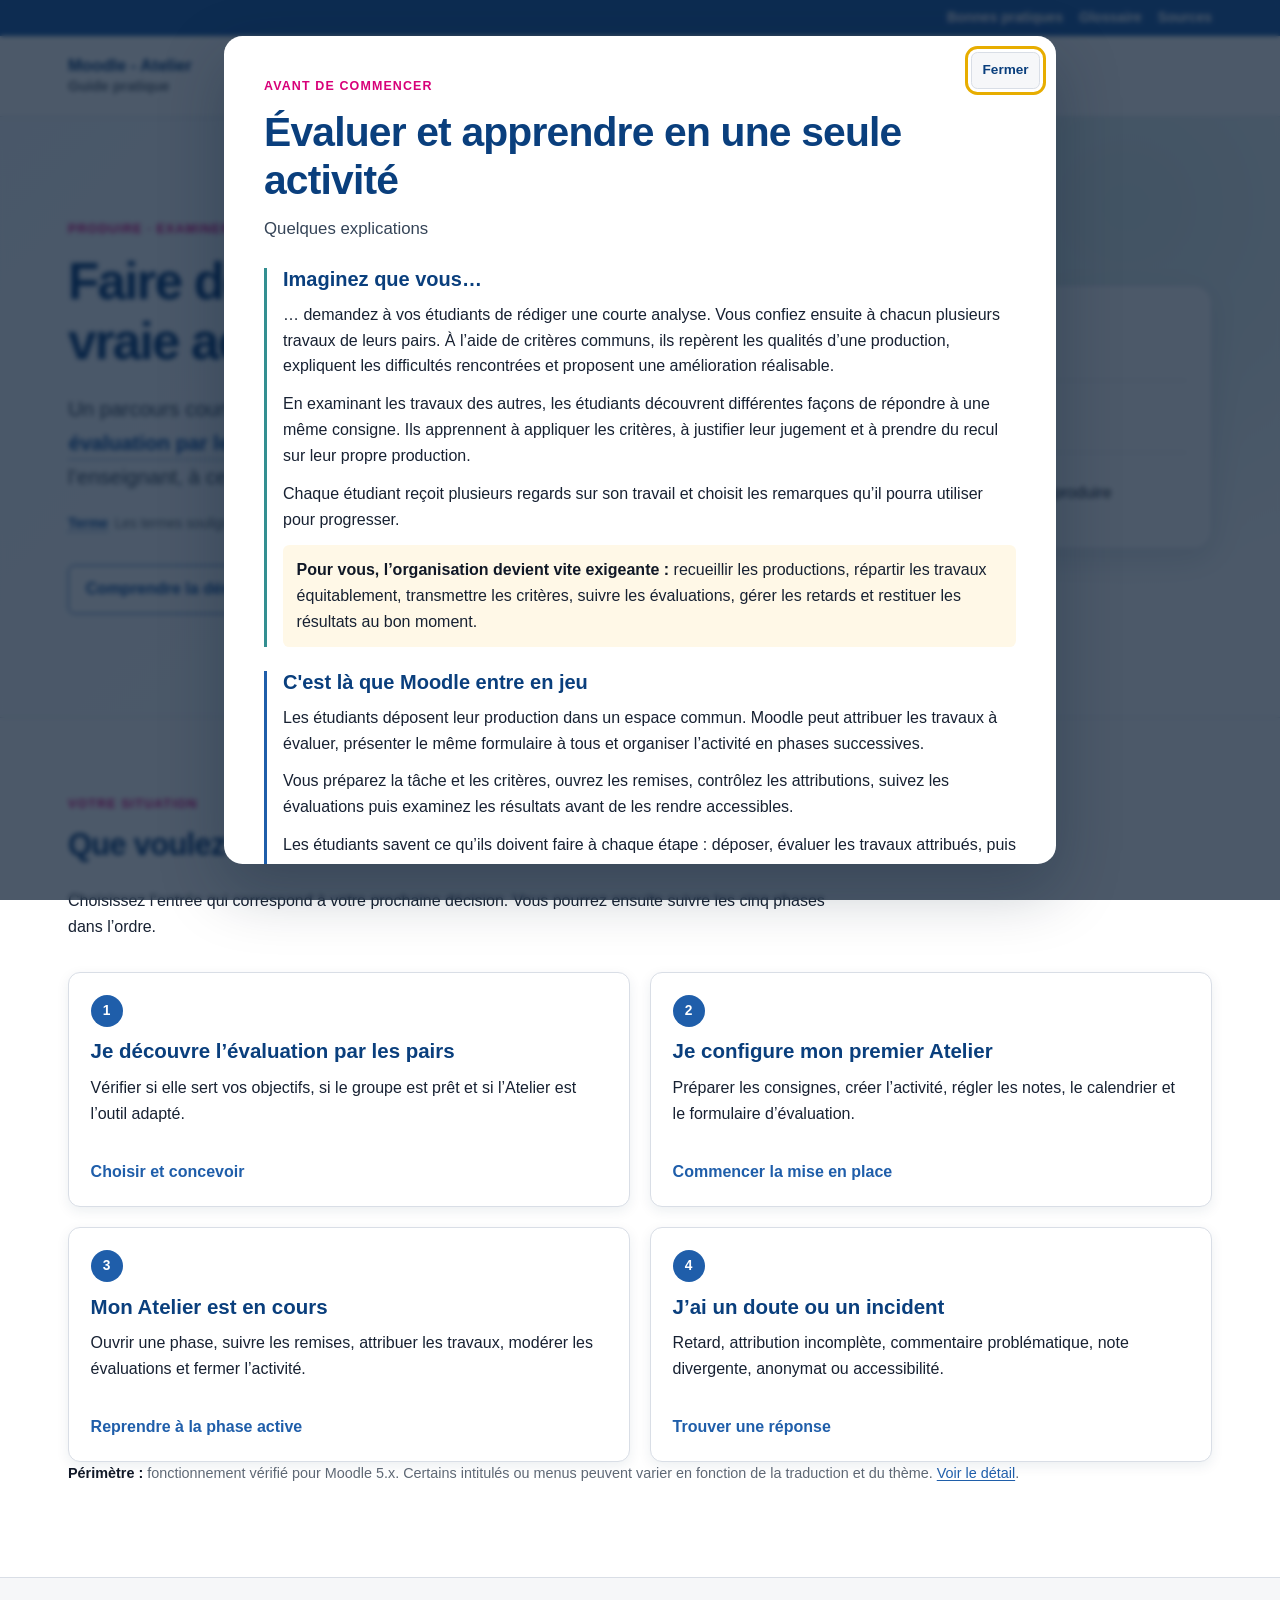
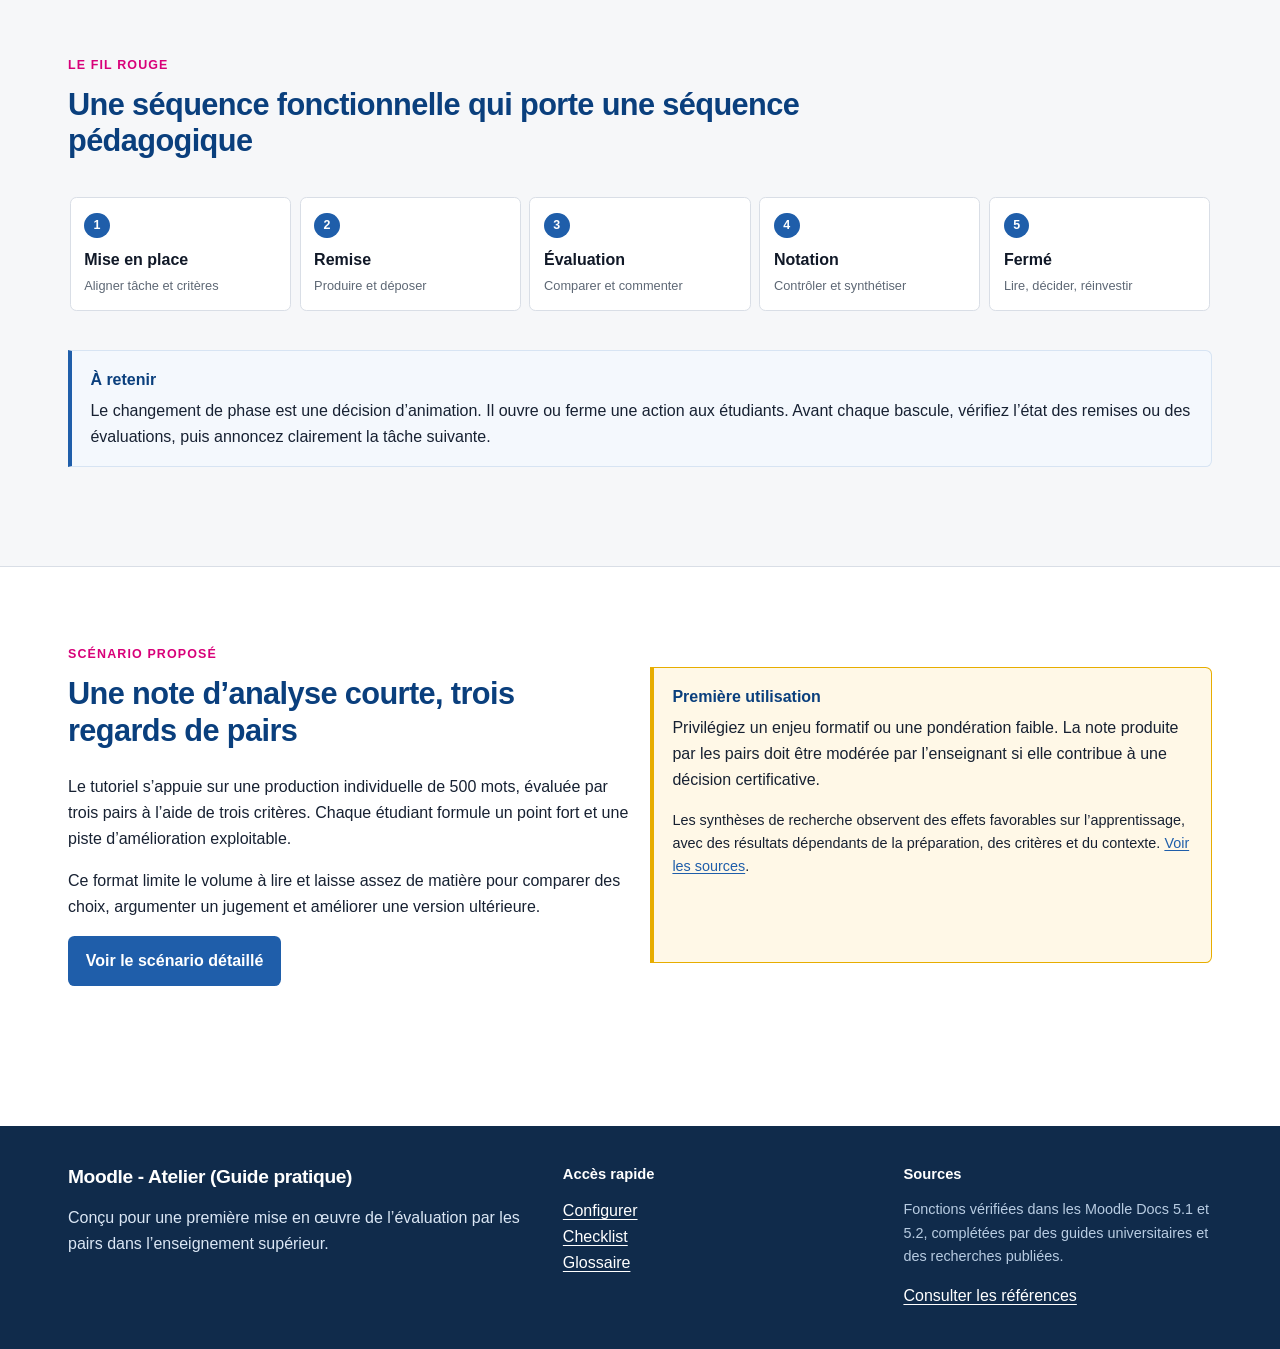
<file: index.html>
<!doctype html>
<html lang="fr">
<head>
  <meta charset="utf-8">
  <meta name="viewport" content="width=device-width, initial-scale=1">
  <meta name="description" content="Guide pratique de l'activité Atelier dans Moodle 5 pour organiser une évaluation par les pairs dans l'enseignement supérieur.">
  <title>Moodle : Atelier (guide pratique)</title>
  <link rel="stylesheet" href="assets/css/styles.css">
  <script src="assets/js/main.js" defer></script>
</head>
<body>
  <a class="skip-link" href="#contenu">Aller au contenu</a>
  <header class="site-header">
    <div class="top-strip">
      <div class="container">        
        <nav class="utility-links" aria-label="Liens utiles"><a href="bonnes-pratiques.html">Bonnes pratiques</a><a href="glossaire.html">Glossaire</a><a href="ressources.html">Sources</a></nav>
      </div>
    </div>
    <nav class="site-nav container" aria-label="Navigation principale">
      <a class="brand" href="index.html" aria-label="Accueil du guide Atelier Moodle 5">
       <!-- <span class="brand-mark" aria-hidden="true"></span> -->
        <span>Moodle - Atelier<br><span class="brand-subtitle muted small">Guide pratique</span></span>
      </a>
      <details class="nav-menu" data-nav-menu>
      <summary class="nav-toggle">Menu</summary>
      <ul class="nav-links" id="navigation" data-nav-links>
        <li><a href="index.html" aria-current="page">Accueil</a></li>
        <li><a href="pedagogie.html">Choisir &amp; concevoir</a></li>
        <li><a href="tutoriel.html#phase-1">Configurer</a></li>
        <li><a href="tutoriel.html#phase-2">Piloter</a></li>
        <li><a href="bonnes-pratiques.html">Sécuriser</a></li>
      </ul>
      </details>
    </nav>
  </header>

  <main id="contenu">
    <section class="hero">
      <div class="container hero-grid">
        <div>
          <p class="eyebrow">Produire · examiner · apprendre</p>
          <h1>Faire de l’Atelier Moodle une vraie activité d’apprentissage</h1>
          <p class="lead">Un parcours court pour concevoir, paramétrer et animer une <button class="definition-term" type="button" data-definition="Situation où des étudiants examinent et commentent le travail d’autres étudiants à partir de critères explicites.">évaluation par les pairs</button>. Chaque phase Moodle est reliée à ce que fait l’enseignant, à ce que vit l’étudiant et au résultat pédagogique recherché.</p>
          <p class="definition-hint">Les termes soulignés en pointillés ouvrent une définition.</p>
          <div class="hero-actions">          
            <a class="btn btn-secondary" href="pedagogie.html">Comprendre la démarche</a>
            <a class="btn btn-primary" href="tutoriel.html">Configurer un premier Atelier</a>
          </div>
        </div>
        <aside class="hero-panel" aria-label="Le guide en trois repères">
          <div class="metric"><strong>5</strong><span>phases Moodle à piloter</span></div>
          <div class="metric"><strong>2</strong><span>rôles à coordonner</span></div>
          <div class="metric"><strong>1</strong><span>scénario simple prêt à reproduire</span></div>
        </aside>
      </div>
    </section>

    <section class="section">
      <div class="container">
        <div class="section-heading">
          <p class="eyebrow">Votre situation</p>
          <h2>Que voulez-vous faire maintenant&nbsp;?</h2>
          <p>Choisissez l’entrée qui correspond à votre prochaine décision. Vous pourrez ensuite suivre les cinq phases dans l’ordre.</p>
        </div>
        <div class="grid-2">
          <a class="card card-link" href="pedagogie.html">
            <span class="number-badge" aria-hidden="true">1</span>
            <h3>Je découvre l’évaluation par les pairs</h3>
            <p>Vérifier si elle sert vos objectifs, si le groupe est prêt et si l’Atelier est l’outil adapté.</p>
            <span class="link-label">Choisir et concevoir</span>
          </a>
          <a class="card card-link" href="tutoriel.html#phase-1">
            <span class="number-badge" aria-hidden="true">2</span>
            <h3>Je configure mon premier Atelier</h3>
            <p>Préparer les consignes, créer l’activité, régler les notes, le calendrier et le formulaire d’évaluation.</p>
            <span class="link-label">Commencer la mise en place</span>
          </a>
          <a class="card card-link" href="tutoriel.html#phase-2">
            <span class="number-badge" aria-hidden="true">3</span>
            <h3>Mon Atelier est en cours</h3>
            <p>Ouvrir une phase, suivre les remises, attribuer les travaux, modérer les évaluations et fermer l’activité.</p>
            <span class="link-label">Reprendre à la phase active</span>
          </a>
          <a class="card card-link" href="bonnes-pratiques.html#equite">
            <span class="number-badge" aria-hidden="true">4</span>
            <h3>J’ai un doute ou un incident</h3>
            <p>Retard, attribution incomplète, commentaire problématique, note divergente, anonymat ou accessibilité.</p>
            <span class="link-label">Trouver une réponse</span>
          </a>
        </div>
        <p class="small muted"><strong>Périmètre :</strong> fonctionnement vérifié pour Moodle 5.x. Certains intitulés ou menus peuvent varier en fonction de la traduction et du thème. <a href="ressources.html#perimetre">Voir le détail</a>.</p>
      </div>
    </section>

    <section class="section section-alt">
      <div class="container">
        <div class="section-heading">
          <p class="eyebrow">Le fil rouge</p>
          <h2>Une séquence fonctionnelle qui porte une séquence pédagogique</h2>
        </div>
        <ol class="phase-strip" aria-label="Les cinq phases de l'Atelier">
          <li data-step="1"><a href="tutoriel.html#phase-1"><strong>Mise en place</strong><span>Aligner tâche et critères</span></a></li>
          <li data-step="2"><a href="tutoriel.html#phase-2"><strong>Remise</strong><span>Produire et déposer</span></a></li>
          <li data-step="3"><a href="tutoriel.html#phase-3"><strong>Évaluation</strong><span>Comparer et commenter</span></a></li>
          <li data-step="4"><a href="tutoriel.html#phase-4"><strong>Notation</strong><span>Contrôler et synthétiser</span></a></li>
          <li data-step="5"><a href="tutoriel.html#phase-5"><strong>Fermé</strong><span>Lire, décider, réinvestir</span></a></li>
        </ol>
        <div class="callout">
          <p class="callout-title">À retenir</p>
          <p>Le changement de phase est une décision d’animation. Il ouvre ou ferme une action aux étudiants. Avant chaque bascule, vérifiez l’état des remises ou des évaluations, puis annoncez clairement la tâche suivante.</p>
        </div>
      </div>
    </section>

    <section class="section">
      <div class="container grid-2">
        <div>
          <p class="eyebrow">Scénario proposé</p>
          <h2>Une note d’analyse courte, trois regards de pairs</h2>
          <p>Le tutoriel s’appuie sur une production individuelle de 500 mots, évaluée par trois pairs à l’aide de trois critères. Chaque étudiant formule un point fort et une piste d’amélioration exploitable.</p>
          <p>Ce format limite le volume à lire et laisse assez de matière pour comparer des choix, argumenter un jugement et améliorer une version ultérieure.</p>
          <a class="btn btn-primary" href="tutoriel.html#scenario">Voir le scénario détaillé</a>
        </div>
        <div class="callout callout-warning">
          <p class="callout-title">Première utilisation</p>
          <p>Privilégiez un enjeu formatif ou une pondération faible. La note produite par les pairs doit être modérée par l’enseignant si elle contribue à une décision certificative.</p>
          <p class="small">Les synthèses de recherche observent des effets favorables sur l’apprentissage, avec des résultats dépendants de la préparation, des critères et du contexte. <a href="ressources.html#recherche">Voir les sources</a>.</p>
        </div>
      </div>
    </section>
  </main>

  <footer class="site-footer">
    <div class="container footer-grid">
      <div>
        <h2>Moodle - Atelier (Guide pratique)</h2>
        <p>Conçu pour une première mise en œuvre de l’évaluation par les pairs dans l’enseignement supérieur.</p>
      </div>
      <div>
        <h3>Accès rapide</h3>
        <ul>
          <li><a href="tutoriel.html#phase-1">Configurer</a></li>
          <li><a href="bonnes-pratiques.html#checklist">Checklist</a></li>
          <li><a href="glossaire.html">Glossaire</a></li>
        </ul>
      </div>
      <div>
        <h3>Sources</h3>
        <p class="small">Fonctions vérifiées dans les Moodle Docs 5.1 et 5.2, complétées par des guides universitaires et des recherches publiées.</p>
        <a href="ressources.html">Consulter les références</a>
      </div>
    </div>
  </footer>

  <dialog class="welcome-dialog" data-welcome-dialog aria-labelledby="welcome-title" aria-describedby="welcome-intro">
    <div class="welcome-dialog-content">
      <button class="welcome-dialog-close" type="button" data-welcome-close aria-label="Fermer l’introduction">Fermer</button>
      <p class="eyebrow">Avant de commencer</p>
      <h2 id="welcome-title">Évaluer et apprendre en une seule activité</h2>
      <p class="lead" id="welcome-intro">Quelques explications</p>

      <section class="welcome-story" aria-labelledby="welcome-without">
        <h3 id="welcome-without">Imaginez que vous…</h3>
        <p>… demandez à vos étudiants de rédiger une courte analyse. Vous confiez ensuite à chacun plusieurs travaux de leurs pairs. À l’aide de critères communs, ils repèrent les qualités d’une production, expliquent les difficultés rencontrées et proposent une amélioration réalisable.</p>
        <p>En examinant les travaux des autres, les étudiants découvrent différentes façons de répondre à une même consigne. Ils apprennent à appliquer les critères, à justifier leur jugement et à prendre du recul sur leur propre production.</p>
        <p>Chaque étudiant reçoit plusieurs regards sur son travail et choisit les remarques qu’il pourra utiliser pour progresser.</p>
        <p class="welcome-friction"><strong>Pour vous, l’organisation devient vite exigeante :</strong> recueillir les productions, répartir les travaux équitablement, transmettre les critères, suivre les évaluations, gérer les retards et restituer les résultats au bon moment.</p>
      </section>

      <section class="welcome-story welcome-story-moodle" aria-labelledby="welcome-with">
        <h3 id="welcome-with">C'est là que Moodle entre en jeu</h3>
        <p>Les étudiants déposent leur production dans un espace commun. Moodle peut attribuer les travaux à évaluer, présenter le même formulaire à tous et organiser l’activité en phases successives.</p>
        <p>Vous préparez la tâche et les critères, ouvrez les remises, contrôlez les attributions, suivez les évaluations puis examinez les résultats avant de les rendre accessibles.</p>
        <p>Les étudiants savent ce qu’ils doivent faire à chaque étape : déposer, évaluer les travaux attribués, puis consulter les retours reçus.</p>
        <p>La qualité de l’activité repose sur votre scénario, vos consignes et l’accompagnement proposé. Moodle apporte un cadre pour rendre cette organisation plus lisible, plus régulière et plus facile à piloter.</p>
      </section>

      <div class="welcome-actions">
        <a class="btn btn-primary" href="pedagogie.html" data-welcome-action>Principe : comprendre la démarche</a>
        <a class="btn btn-secondary" href="tutoriel.html" data-welcome-action>Tutoriel : configurer un Atelier dans Moodle</a>
      </div>
      <button class="welcome-home" type="button" data-welcome-close>Fermer et accéder à l’accueil</button>
    </div>
  </dialog>
</body>
</html>
</file>
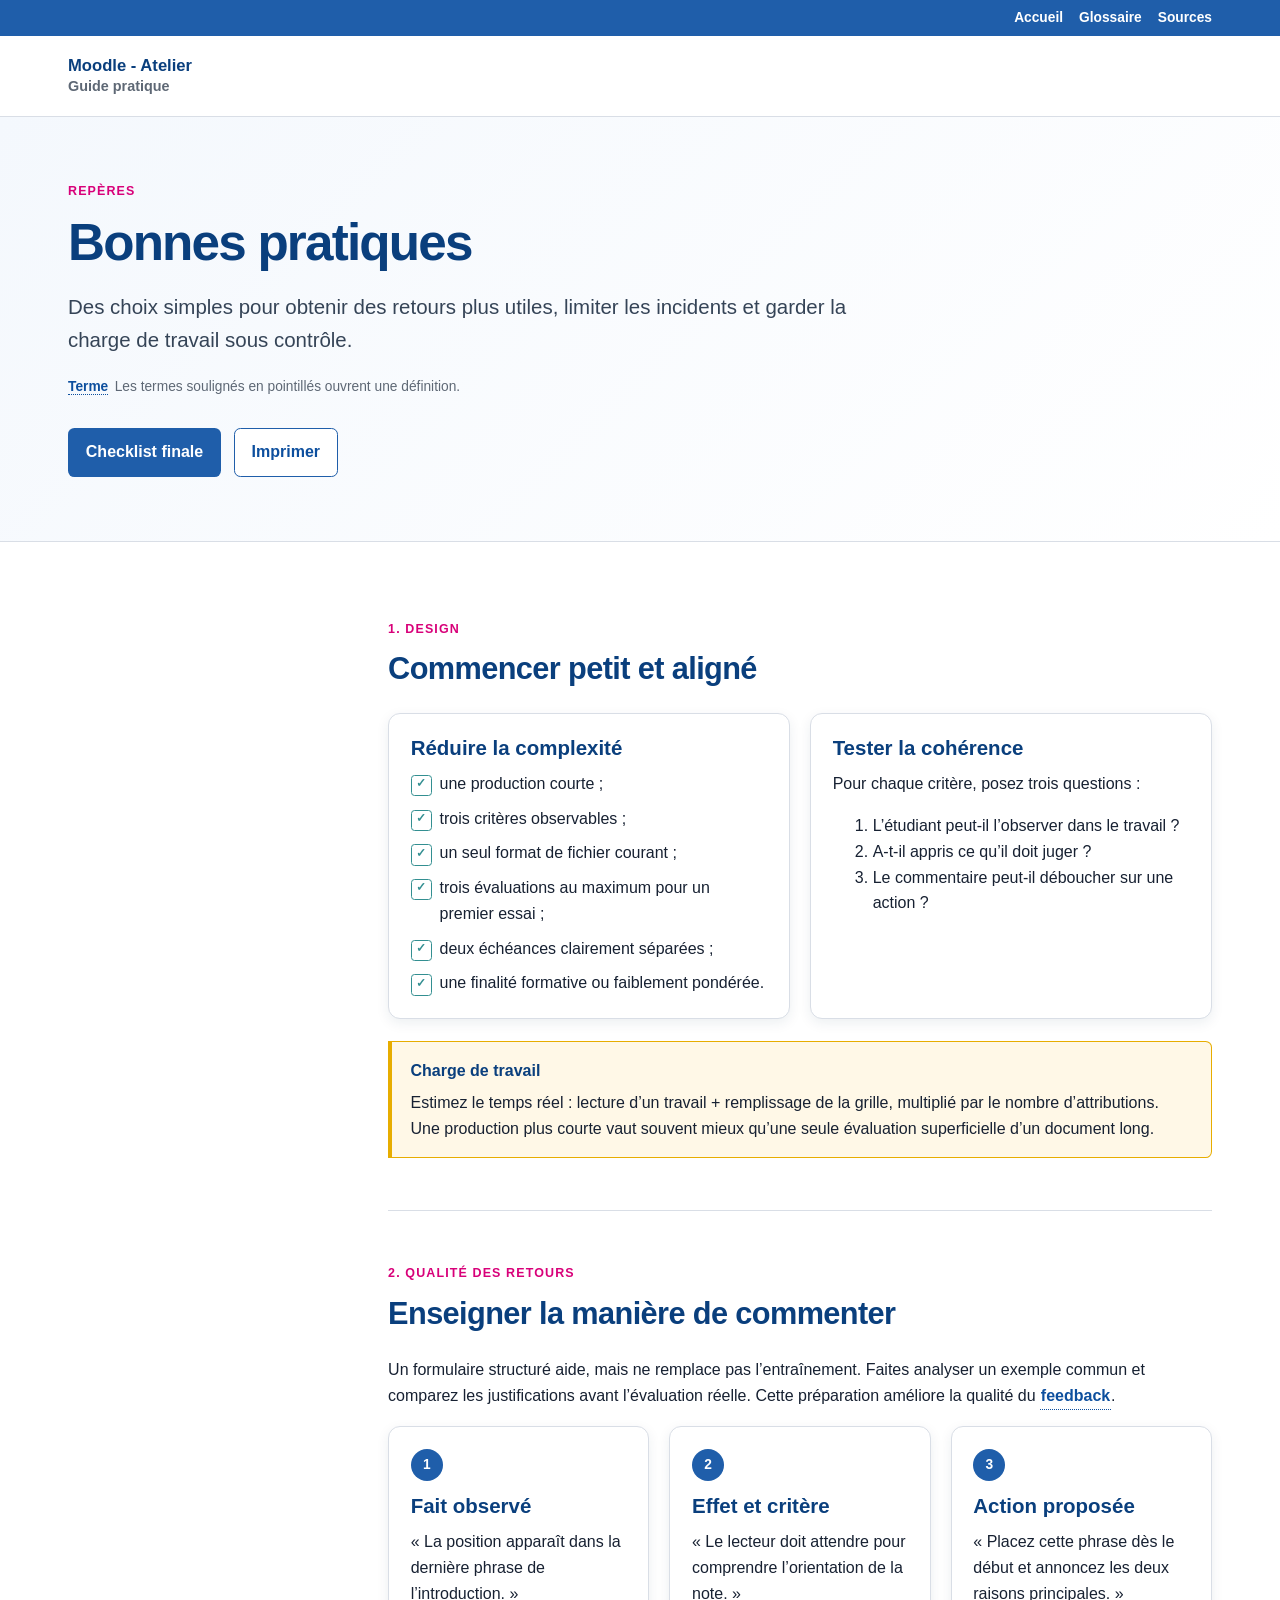
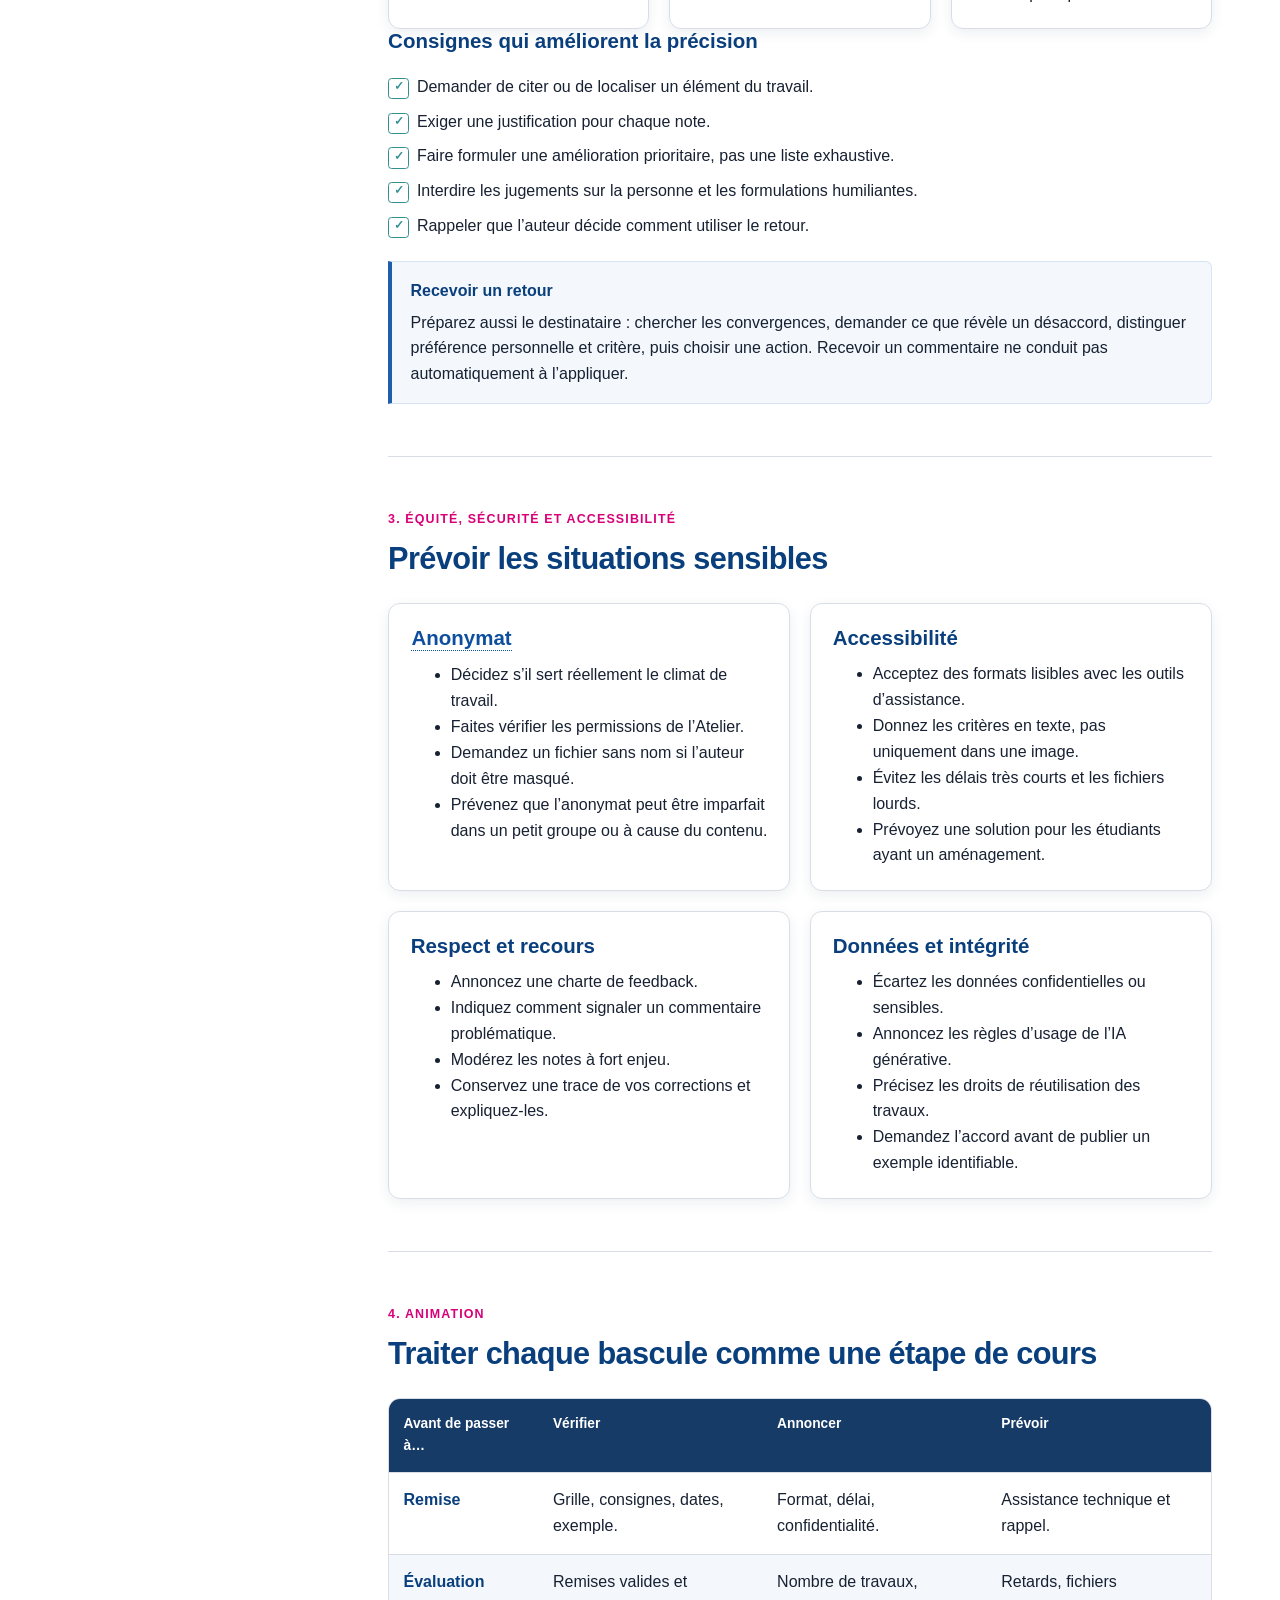
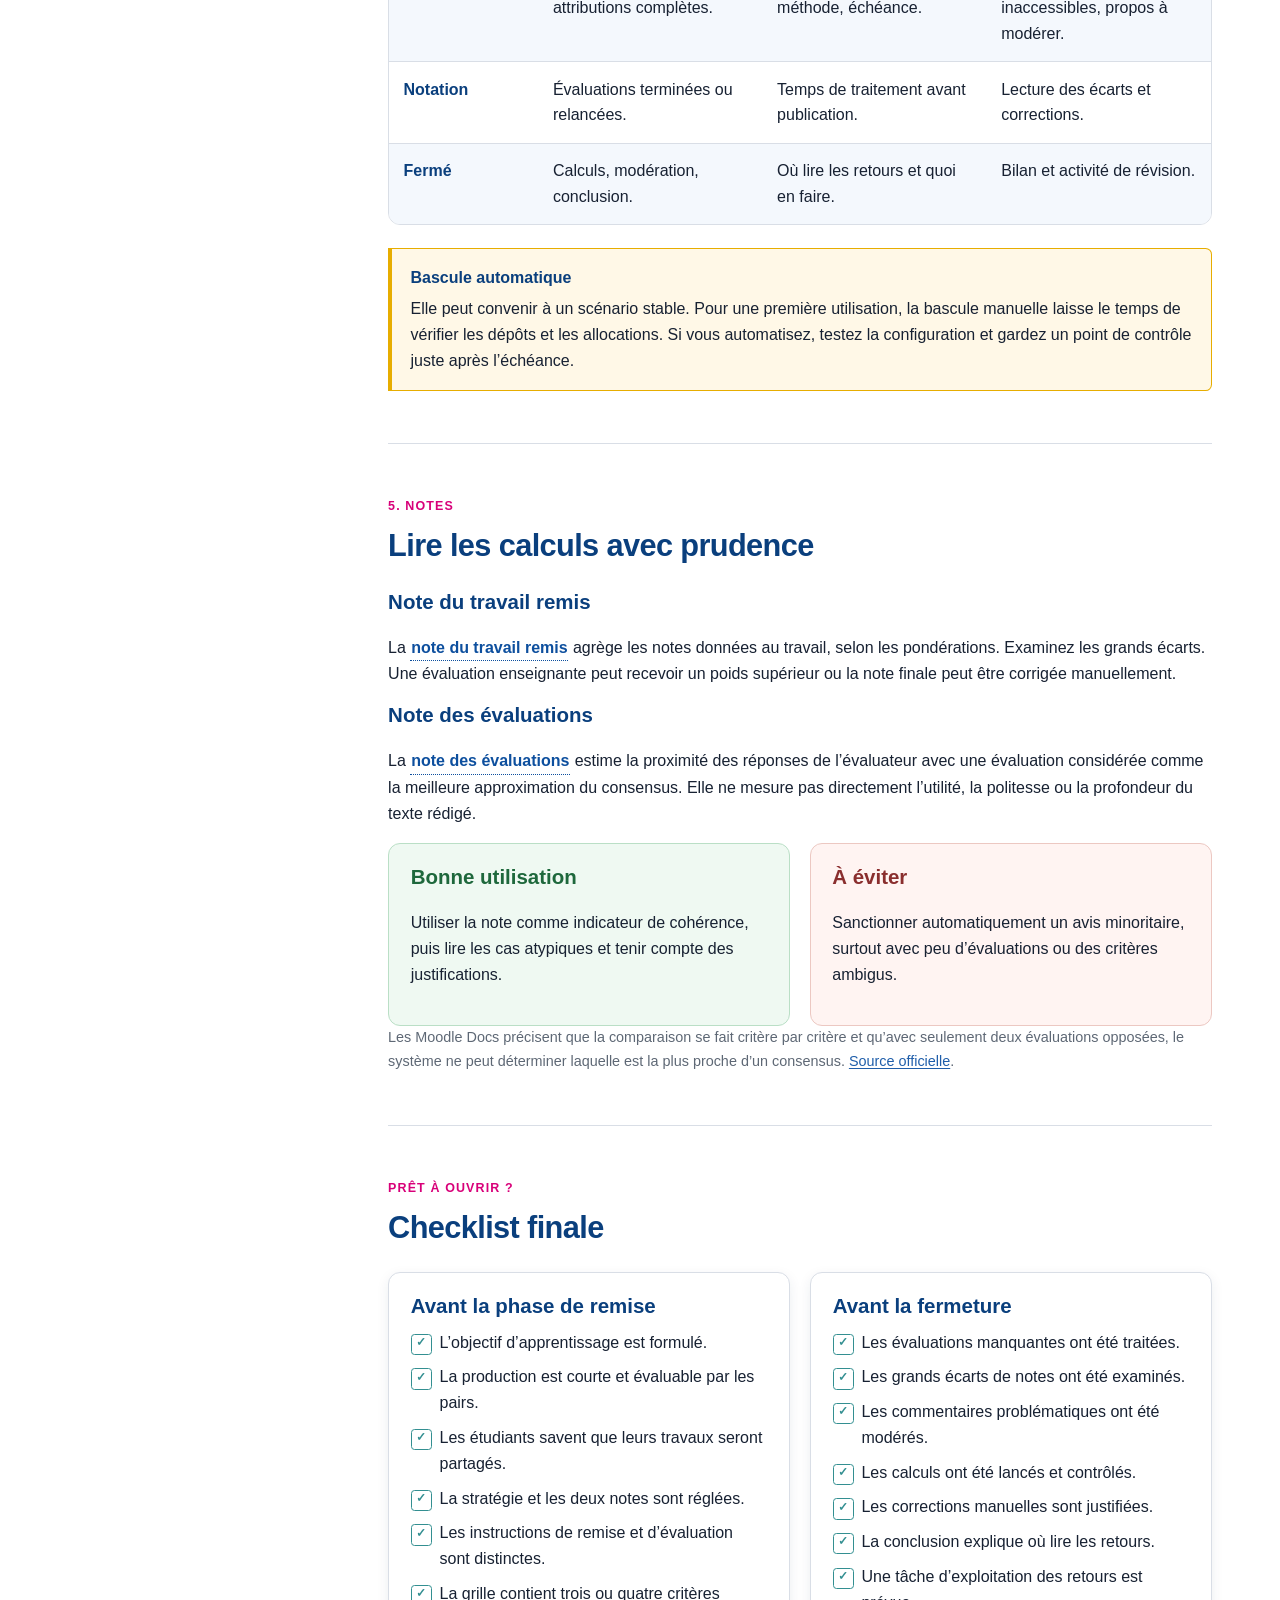
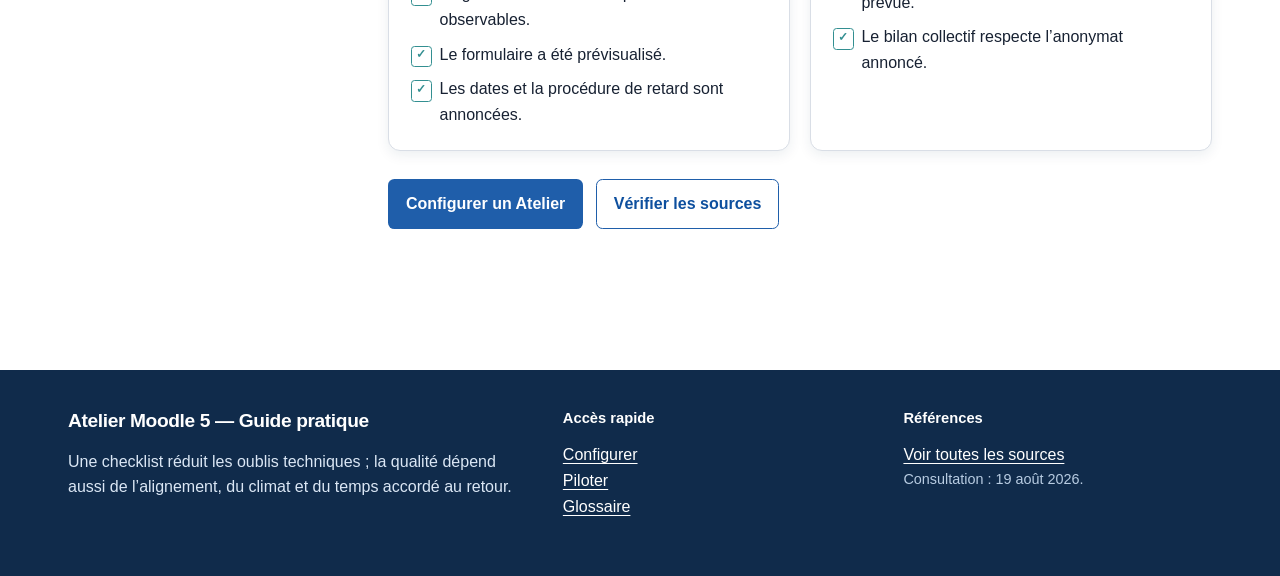
<file: bonnes-pratiques.html>
<!doctype html>
<html lang="fr">
<head>
  <meta charset="utf-8">
  <meta name="viewport" content="width=device-width, initial-scale=1">
  <meta name="description" content="Bonnes pratiques et checklist pour sécuriser une activité d'évaluation par les pairs dans Moodle 5.">
  <title>Bonnes pratiques (Moodle : Atelier)</title>
  <link rel="stylesheet" href="assets/css/styles.css">
  <script src="assets/js/main.js" defer></script>
</head>
<body>
  <a class="skip-link" href="#contenu">Aller au contenu</a>
  <header class="site-header">
    <div class="top-strip"><div class="container"><nav class="utility-links" aria-label="Liens utiles"><a href="index.html">Accueil</a><a href="glossaire.html">Glossaire</a><a href="ressources.html">Sources</a></nav></div></div>
    <nav class="site-nav container" aria-label="Navigation principale">
      <a class="brand" href="index.html"><!-- <span class="brand-mark" aria-hidden="true"><span></span><span></span><span></span><span></span></span> --> <span>Moodle - Atelier<br><span class="brand-subtitle muted small">Guide pratique</span></span></a>
      <details class="nav-menu" data-nav-menu>
      <summary class="nav-toggle">Menu</summary>
      <ul class="nav-links" id="navigation" data-nav-links>
        <li><a href="index.html">Accueil</a></li>
        <li><a href="pedagogie.html">Choisir &amp; concevoir</a></li>
        <li><a href="tutoriel.html#phase-1">Configurer</a></li>
        <li><a href="tutoriel.html#phase-2">Piloter</a></li>
        <li><a href="bonnes-pratiques.html" aria-current="page">Sécuriser</a></li>
      </ul>
      </details>
    </nav>
  </header>

  <main id="contenu">
    <header class="page-hero">
      <div class="container">
       <p class="eyebrow">Repères</p>
        <h1>Bonnes pratiques</h1>
        <p class="lead">Des choix simples pour obtenir des retours plus utiles, limiter les incidents et garder la charge de travail sous contrôle.</p>
        <p class="definition-hint">Les termes soulignés en pointillés ouvrent une définition.</p>
        <div class="hero-actions"><a class="btn btn-primary" href="#checklist">Checklist finale</a><button class="btn btn-secondary" type="button" data-print>Imprimer</button></div>
      </div>
    </header>

    <div class="container section content-layout">
      <aside class="toc" aria-label="Sommaire de la page">
        <details class="toc-details" data-toc>
        <summary>Sommaire de la page</summary>
        <div class="toc-panel">
        <h2>Dans cette page</h2>
        <ul>
          <li><a href="#design">Concevoir sobrement</a></li>
          <li><a href="#feedback">Préparer le feedback</a></li>
          <li><a href="#equite">Équité et sécurité</a></li>
          <li><a href="#pilotage">Piloter les phases</a></li>
          <li><a href="#notation">Interpréter les notes</a></li>
          <li><a href="#checklist">Checklist finale</a></li>
        </ul>
        </div>
        </details>
      </aside>

      <article class="article">
        <section id="design">
          <p class="eyebrow">1. Design</p>
          <h2>Commencer petit et aligné</h2>
          <div class="grid-2">
            <div class="card">
              <h3>Réduire la complexité</h3>
              <ul class="checklist">
                <li>une production courte ;</li>
                <li>trois critères observables ;</li>
                <li>un seul format de fichier courant ;</li>
                <li>trois évaluations au maximum pour un premier essai ;</li>
                <li>deux échéances clairement séparées ;</li>
                <li>une finalité formative ou faiblement pondérée.</li>
              </ul>
            </div>
            <div class="card">
              <h3>Tester la cohérence</h3>
              <p>Pour chaque critère, posez trois questions :</p>
              <ol>
                <li>L’étudiant peut-il l’observer dans le travail ?</li>
                <li>A-t-il appris ce qu’il doit juger ?</li>
                <li>Le commentaire peut-il déboucher sur une action ?</li>
              </ol>
            </div>
          </div>
          <div class="callout callout-warning"><p class="callout-title">Charge de travail</p><p>Estimez le temps réel : lecture d’un travail + remplissage de la grille, multiplié par le nombre d’attributions. Une production plus courte vaut souvent mieux qu’une seule évaluation superficielle d’un document long.</p></div>
        </section>

        <section id="feedback">
          <p class="eyebrow">2. Qualité des retours</p>
          <h2>Enseigner la manière de commenter</h2>
          <p>Un formulaire structuré aide, mais ne remplace pas l’entraînement. Faites analyser un exemple commun et comparez les justifications avant l’évaluation réelle. Cette préparation améliore la qualité du <button class="definition-term" type="button" data-definition="Information donnée sur un travail afin d’éclairer sa qualité et les écarts par rapport aux attendus.">feedback</button>.</p>
          <div class="grid-3">
            <div class="card"><span class="number-badge">1</span><h3>Fait observé</h3><p>« La position apparaît dans la dernière phrase de l’introduction. »</p></div>
            <div class="card"><span class="number-badge">2</span><h3>Effet et critère</h3><p>« Le lecteur doit attendre pour comprendre l’orientation de la note. »</p></div>
            <div class="card"><span class="number-badge">3</span><h3>Action proposée</h3><p>« Placez cette phrase dès le début et annoncez les deux raisons principales. »</p></div>
          </div>
          <h3>Consignes qui améliorent la précision</h3>
          <ul class="checklist">
            <li>Demander de citer ou de localiser un élément du travail.</li>
            <li>Exiger une justification pour chaque note.</li>
            <li>Faire formuler une amélioration prioritaire, pas une liste exhaustive.</li>
            <li>Interdire les jugements sur la personne et les formulations humiliantes.</li>
            <li>Rappeler que l’auteur décide comment utiliser le retour.</li>
          </ul>
          <div class="callout"><p class="callout-title">Recevoir un retour</p><p>Préparez aussi le destinataire : chercher les convergences, demander ce que révèle un désaccord, distinguer préférence personnelle et critère, puis choisir une action. Recevoir un commentaire ne conduit pas automatiquement à l’appliquer.</p></div>
        </section>

        <section id="equite">
          <p class="eyebrow">3. Équité, sécurité et accessibilité</p>
          <h2>Prévoir les situations sensibles</h2>
          <div class="grid-2">
            <div class="card">
              <h3><button class="definition-term" type="button" data-definition="Masquage du nom de l’auteur, de l’évaluateur, ou des deux. Dans l’Atelier, il dépend de permissions spécifiques et peut être compromis par le contenu du fichier.">Anonymat</button></h3>
              <ul>
                <li>Décidez s’il sert réellement le climat de travail.</li>
                <li>Faites vérifier les permissions de l’Atelier.</li>
                <li>Demandez un fichier sans nom si l’auteur doit être masqué.</li>
                <li>Prévenez que l’anonymat peut être imparfait dans un petit groupe ou à cause du contenu.</li>
              </ul>
            </div>
            <div class="card">
              <h3>Accessibilité</h3>
              <ul>
                <li>Acceptez des formats lisibles avec les outils d’assistance.</li>
                <li>Donnez les critères en texte, pas uniquement dans une image.</li>
                <li>Évitez les délais très courts et les fichiers lourds.</li>
                <li>Prévoyez une solution pour les étudiants ayant un aménagement.</li>
              </ul>
            </div>
            <div class="card">
              <h3>Respect et recours</h3>
              <ul>
                <li>Annoncez une charte de feedback.</li>
                <li>Indiquez comment signaler un commentaire problématique.</li>
                <li>Modérez les notes à fort enjeu.</li>
                <li>Conservez une trace de vos corrections et expliquez-les.</li>
              </ul>
            </div>
            <div class="card">
              <h3>Données et intégrité</h3>
              <ul>
                <li>Écartez les données confidentielles ou sensibles.</li>
                <li>Annoncez les règles d’usage de l’IA générative.</li>
                <li>Précisez les droits de réutilisation des travaux.</li>
                <li>Demandez l’accord avant de publier un exemple identifiable.</li>
              </ul>
            </div>
          </div>
        </section>

        <section id="pilotage">
          <p class="eyebrow">4. Animation</p>
          <h2>Traiter chaque bascule comme une étape de cours</h2>
          <div class="role-map" role="table" aria-label="Vérifications avant chaque changement de phase">
            <div class="role-map-header" role="row"><div role="columnheader">Avant de passer à…</div><div role="columnheader">Vérifier</div><div role="columnheader">Annoncer</div><div role="columnheader">Prévoir</div></div>
            <div class="role-map-row" role="row"><div class="phase-name" role="cell">Remise</div><div role="cell">Grille, consignes, dates, exemple.</div><div role="cell">Format, délai, confidentialité.</div><div role="cell">Assistance technique et rappel.</div></div>
            <div class="role-map-row" role="row"><div class="phase-name" role="cell">Évaluation</div><div role="cell">Remises valides et attributions complètes.</div><div role="cell">Nombre de travaux, méthode, échéance.</div><div role="cell">Retards, fichiers inaccessibles, propos à modérer.</div></div>
            <div class="role-map-row" role="row"><div class="phase-name" role="cell">Notation</div><div role="cell">Évaluations terminées ou relancées.</div><div role="cell">Temps de traitement avant publication.</div><div role="cell">Lecture des écarts et corrections.</div></div>
            <div class="role-map-row" role="row"><div class="phase-name" role="cell">Fermé</div><div role="cell">Calculs, modération, conclusion.</div><div role="cell">Où lire les retours et quoi en faire.</div><div role="cell">Bilan et activité de révision.</div></div>
          </div>
          <div class="callout callout-warning"><p class="callout-title">Bascule automatique</p><p>Elle peut convenir à un scénario stable. Pour une première utilisation, la bascule manuelle laisse le temps de vérifier les dépôts et les allocations. Si vous automatisez, testez la configuration et gardez un point de contrôle juste après l’échéance.</p></div>
        </section>

        <section id="notation">
          <p class="eyebrow">5. Notes</p>
          <h2>Lire les calculs avec prudence</h2>
          <h3>Note du travail remis</h3>
          <p>La <button class="definition-term" type="button" data-definition="Résultat agrégé des évaluations reçues par la production, ajustable par l’enseignant.">note du travail remis</button> agrège les notes données au travail, selon les pondérations. Examinez les grands écarts. Une évaluation enseignante peut recevoir un poids supérieur ou la note finale peut être corrigée manuellement.</p>
          <h3>Note des évaluations</h3>
          <p>La <button class="definition-term" type="button" data-definition="Note attribuée à la qualité de l’activité d’évaluation. Dans Moodle, elle repose surtout sur la proximité avec une évaluation de référence estimée.">note des évaluations</button> estime la proximité des réponses de l’évaluateur avec une évaluation considérée comme la meilleure approximation du consensus. Elle ne mesure pas directement l’utilité, la politesse ou la profondeur du texte rédigé.</p>
          <div class="good-bad">
            <div class="good"><h3>Bonne utilisation</h3><p>Utiliser la note comme indicateur de cohérence, puis lire les cas atypiques et tenir compte des justifications.</p></div>
            <div class="bad"><h3>À éviter</h3><p>Sanctionner automatiquement un avis minoritaire, surtout avec peu d’évaluations ou des critères ambigus.</p></div>
          </div>
          <p class="small muted">Les Moodle Docs précisent que la comparaison se fait critère par critère et qu’avec seulement deux évaluations opposées, le système ne peut déterminer laquelle est la plus proche d’un consensus. <a href="https://docs.moodle.org/501/en/Using_Workshop">Source officielle</a>.</p>
        </section>

        <section id="checklist">
          <p class="eyebrow">Prêt à ouvrir ?</p>
          <h2>Checklist finale</h2>
          <div class="grid-2">
            <div class="card">
              <h3>Avant la phase de remise</h3>
              <ul class="checklist">
                <li>L’objectif d’apprentissage est formulé.</li>
                <li>La production est courte et évaluable par les pairs.</li>
                <li>Les étudiants savent que leurs travaux seront partagés.</li>
                <li>La stratégie et les deux notes sont réglées.</li>
                <li>Les instructions de remise et d’évaluation sont distinctes.</li>
                <li>La grille contient trois ou quatre critères observables.</li>
                <li>Le formulaire a été prévisualisé.</li>
                <li>Les dates et la procédure de retard sont annoncées.</li>
              </ul>
            </div>
            <div class="card">
              <h3>Avant la fermeture</h3>
              <ul class="checklist">
                <li>Les évaluations manquantes ont été traitées.</li>
                <li>Les grands écarts de notes ont été examinés.</li>
                <li>Les commentaires problématiques ont été modérés.</li>
                <li>Les calculs ont été lancés et contrôlés.</li>
                <li>Les corrections manuelles sont justifiées.</li>
                <li>La conclusion explique où lire les retours.</li>
                <li>Une tâche d’exploitation des retours est prévue.</li>
                <li>Le bilan collectif respecte l’anonymat annoncé.</li>
              </ul>
            </div>
          </div>
          <div class="hero-actions"><a class="btn btn-primary" href="tutoriel.html#phase-1">Configurer un Atelier</a><a class="btn btn-secondary" href="ressources.html">Vérifier les sources</a></div>
        </section>
      </article>
    </div>
  </main>

  <footer class="site-footer">
    <div class="container footer-grid">
      <div><h2>Atelier Moodle 5 — Guide pratique</h2><p>Une checklist réduit les oublis techniques ; la qualité dépend aussi de l’alignement, du climat et du temps accordé au retour.</p></div>
      <div><h3>Accès rapide</h3><ul><li><a href="tutoriel.html#phase-1">Configurer</a></li><li><a href="tutoriel.html#phase-2">Piloter</a></li><li><a href="glossaire.html">Glossaire</a></li></ul></div>
      <div><h3>Références</h3><a href="ressources.html">Voir toutes les sources</a><p class="small">Consultation : 19 août 2026.</p></div>
    </div>
  </footer>
</body>
</html>
</file>
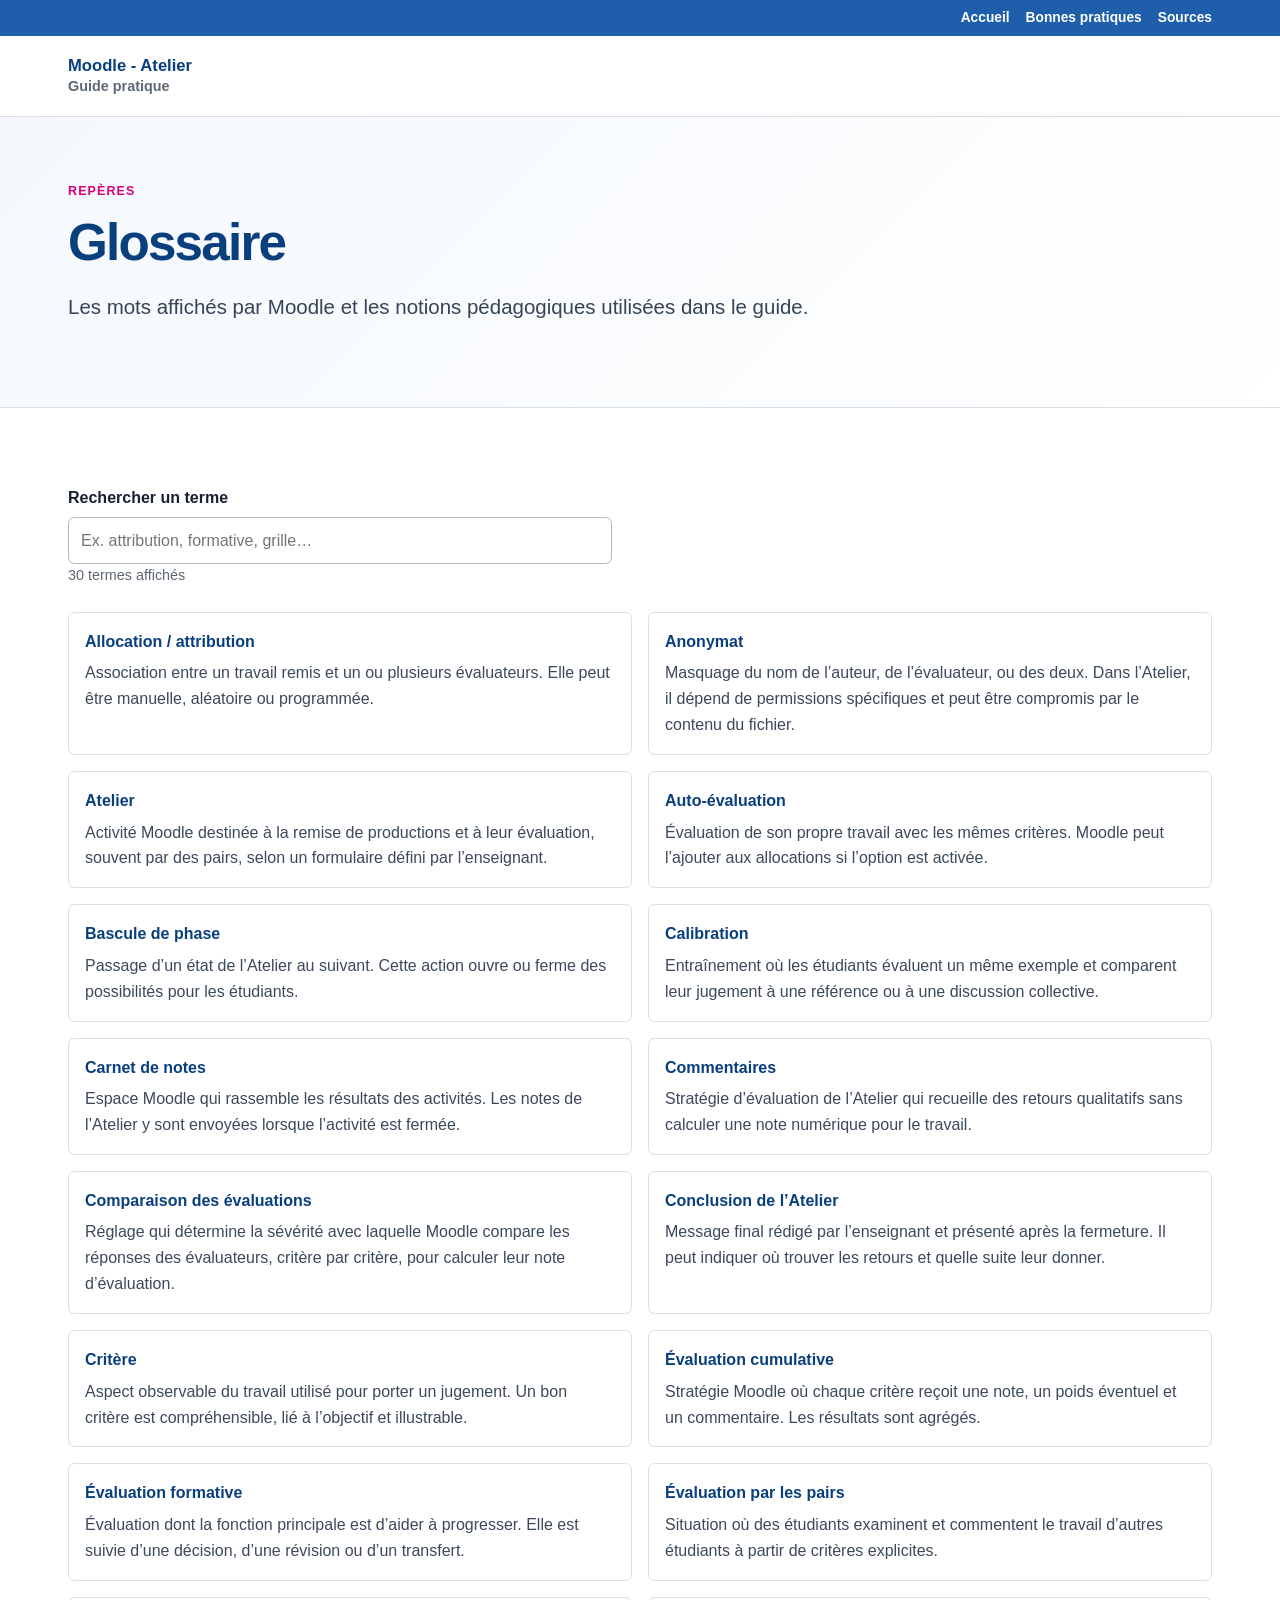
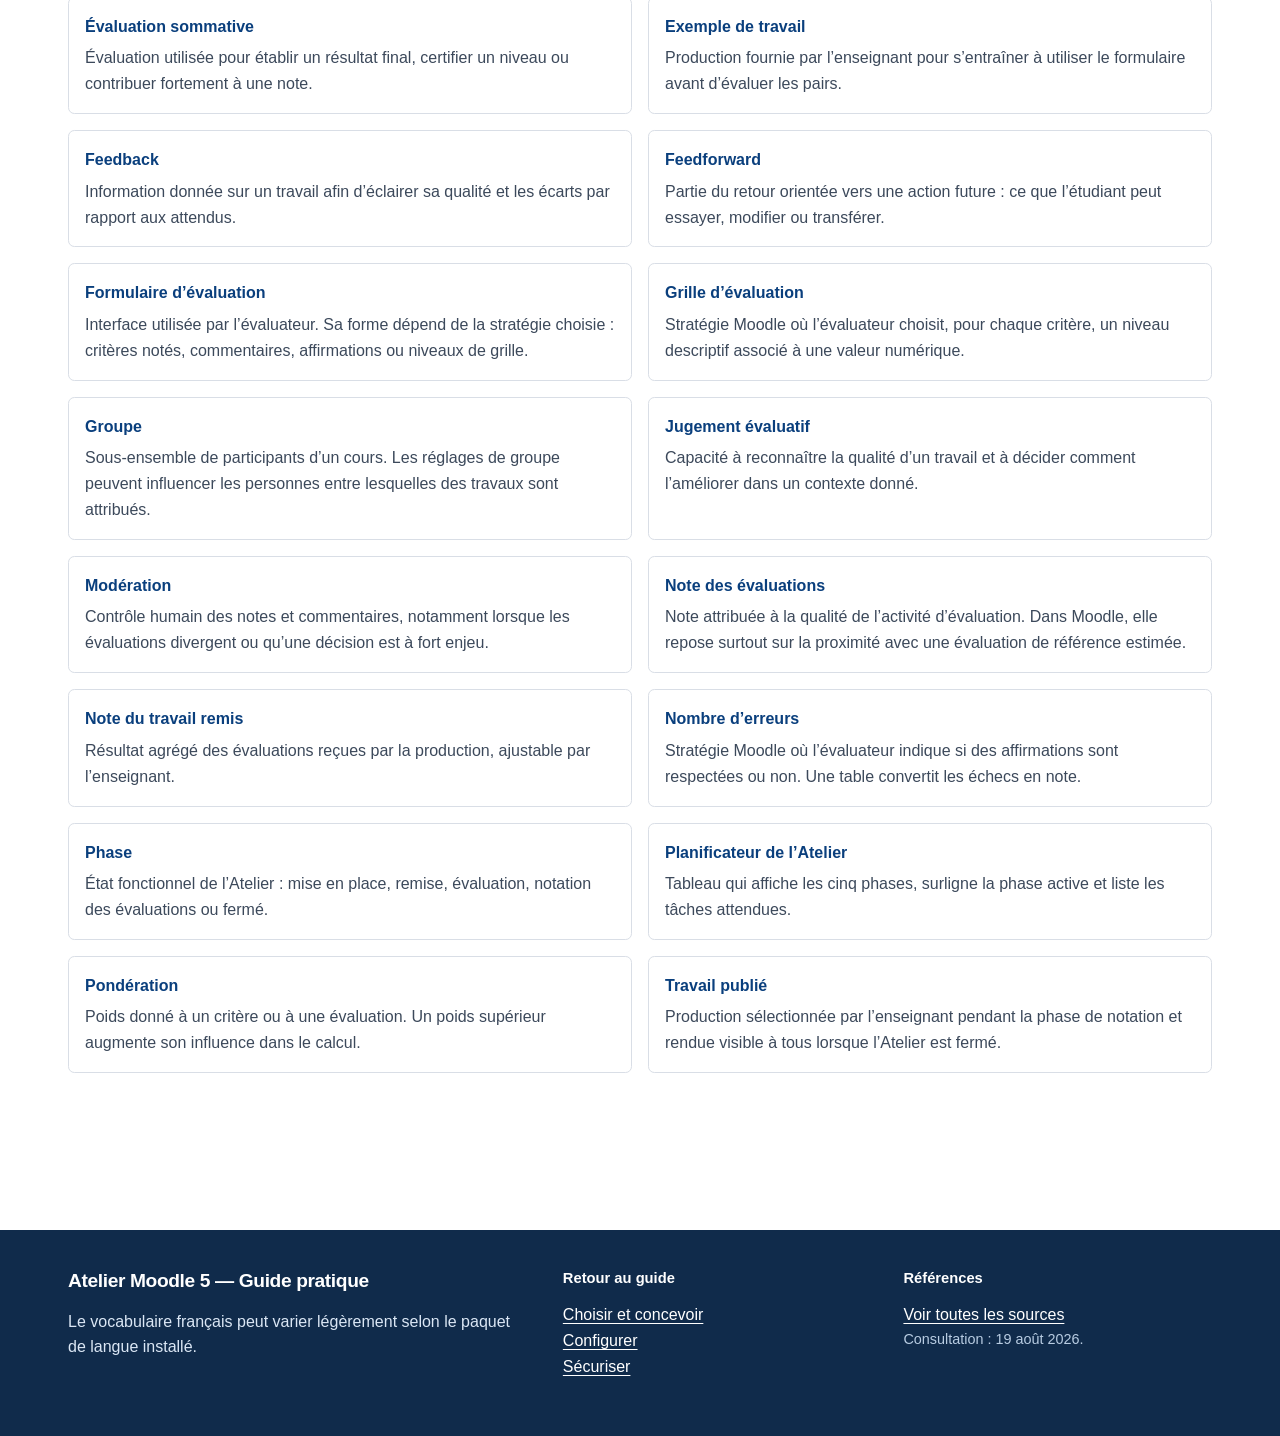
<file: glossaire.html>
<!doctype html>
<html lang="fr">
<head>
  <meta charset="utf-8">
  <meta name="viewport" content="width=device-width, initial-scale=1">
  <meta name="description" content="Glossaire des termes Moodle et de l'évaluation par les pairs utilisés dans le guide Atelier Moodle 5.">
  <title>Glossaire (Moodle : Atelier)</title>
  <link rel="stylesheet" href="assets/css/styles.css">
  <script src="assets/js/main.js" defer></script>
</head>
<body>
  <a class="skip-link" href="#contenu">Aller au contenu</a>
  <header class="site-header">
    <div class="top-strip"><div class="container"><nav class="utility-links" aria-label="Liens utiles"><a href="index.html">Accueil</a><a href="bonnes-pratiques.html">Bonnes pratiques</a><a href="ressources.html">Sources</a></nav></div></div>
    <nav class="site-nav container" aria-label="Navigation principale">
      <a class="brand" href="index.html"><!-- <span class="brand-mark" aria-hidden="true"><span></span><span></span><span></span><span></span></span> --> <span>Moodle - Atelier<br><span class="brand-subtitle muted small">Guide pratique</span></span></a>
      <details class="nav-menu" data-nav-menu>
      <summary class="nav-toggle">Menu</summary>
      <ul class="nav-links" id="navigation" data-nav-links>
        <li><a href="index.html">Accueil</a></li>
        <li><a href="pedagogie.html">Choisir &amp; concevoir</a></li>
        <li><a href="tutoriel.html#phase-1">Configurer</a></li>
        <li><a href="tutoriel.html#phase-2">Piloter</a></li>
        <li><a href="bonnes-pratiques.html">Sécuriser</a></li>
      </ul>
      </details>
    </nav>
  </header>

  <main id="contenu">
    <header class="page-hero">
      <div class="container">
        <p class="eyebrow">Repères</p>
        <h1>Glossaire</h1>
        <p class="lead">Les mots affichés par Moodle et les notions pédagogiques utilisées dans le guide.</p>
      </div>
    </header>
    <section class="section">
      <div class="container">
        <div class="search-box">
          <label for="recherche-glossaire">Rechercher un terme</label>
          <div class="search-actions"><input id="recherche-glossaire" type="search" data-glossary-search placeholder="Ex. attribution, formative, grille…" autocomplete="off"><button class="search-clear" type="button" data-glossary-clear hidden>Effacer</button></div>
          <p class="small muted" aria-live="polite" data-glossary-count>30 termes affichés</p>
          <p class="search-empty" data-glossary-empty hidden>Aucun terme ne correspond. Essayez un mot plus court ou effacez la recherche.</p>
        </div>
        <dl class="glossary-list">
          <div class="glossary-item" data-glossary-item><dt>Allocation / attribution</dt><dd>Association entre un travail remis et un ou plusieurs évaluateurs. Elle peut être manuelle, aléatoire ou programmée.</dd></div>
          <div class="glossary-item" data-glossary-item><dt>Anonymat</dt><dd>Masquage du nom de l’auteur, de l’évaluateur, ou des deux. Dans l’Atelier, il dépend de permissions spécifiques et peut être compromis par le contenu du fichier.</dd></div>
          <div class="glossary-item" data-glossary-item><dt>Atelier</dt><dd>Activité Moodle destinée à la remise de productions et à leur évaluation, souvent par des pairs, selon un formulaire défini par l’enseignant.</dd></div>
          <div class="glossary-item" data-glossary-item><dt>Auto-évaluation</dt><dd>Évaluation de son propre travail avec les mêmes critères. Moodle peut l’ajouter aux allocations si l’option est activée.</dd></div>
          <div class="glossary-item" data-glossary-item><dt>Bascule de phase</dt><dd>Passage d’un état de l’Atelier au suivant. Cette action ouvre ou ferme des possibilités pour les étudiants.</dd></div>
          <div class="glossary-item" data-glossary-item><dt>Calibration</dt><dd>Entraînement où les étudiants évaluent un même exemple et comparent leur jugement à une référence ou à une discussion collective.</dd></div>
          <div class="glossary-item" data-glossary-item><dt>Carnet de notes</dt><dd>Espace Moodle qui rassemble les résultats des activités. Les notes de l’Atelier y sont envoyées lorsque l’activité est fermée.</dd></div>
          <div class="glossary-item" data-glossary-item><dt>Commentaires</dt><dd>Stratégie d’évaluation de l’Atelier qui recueille des retours qualitatifs sans calculer une note numérique pour le travail.</dd></div>
          <div class="glossary-item" data-glossary-item><dt>Comparaison des évaluations</dt><dd>Réglage qui détermine la sévérité avec laquelle Moodle compare les réponses des évaluateurs, critère par critère, pour calculer leur note d’évaluation.</dd></div>
          <div class="glossary-item" data-glossary-item><dt>Conclusion de l’Atelier</dt><dd>Message final rédigé par l’enseignant et présenté après la fermeture. Il peut indiquer où trouver les retours et quelle suite leur donner.</dd></div>
          <div class="glossary-item" data-glossary-item><dt>Critère</dt><dd>Aspect observable du travail utilisé pour porter un jugement. Un bon critère est compréhensible, lié à l’objectif et illustrable.</dd></div>
          <div class="glossary-item" data-glossary-item><dt>Évaluation cumulative</dt><dd>Stratégie Moodle où chaque critère reçoit une note, un poids éventuel et un commentaire. Les résultats sont agrégés.</dd></div>
          <div class="glossary-item" data-glossary-item><dt>Évaluation formative</dt><dd>Évaluation dont la fonction principale est d’aider à progresser. Elle est suivie d’une décision, d’une révision ou d’un transfert.</dd></div>
          <div class="glossary-item" data-glossary-item><dt>Évaluation par les pairs</dt><dd>Situation où des étudiants examinent et commentent le travail d’autres étudiants à partir de critères explicites.</dd></div>
          <div class="glossary-item" data-glossary-item><dt>Évaluation sommative</dt><dd>Évaluation utilisée pour établir un résultat final, certifier un niveau ou contribuer fortement à une note.</dd></div>
          <div class="glossary-item" data-glossary-item><dt>Exemple de travail</dt><dd>Production fournie par l’enseignant pour s’entraîner à utiliser le formulaire avant d’évaluer les pairs.</dd></div>
          <div class="glossary-item" data-glossary-item><dt>Feedback</dt><dd>Information donnée sur un travail afin d’éclairer sa qualité et les écarts par rapport aux attendus.</dd></div>
          <div class="glossary-item" data-glossary-item><dt>Feedforward</dt><dd>Partie du retour orientée vers une action future : ce que l’étudiant peut essayer, modifier ou transférer.</dd></div>
          <div class="glossary-item" data-glossary-item><dt>Formulaire d’évaluation</dt><dd>Interface utilisée par l’évaluateur. Sa forme dépend de la stratégie choisie : critères notés, commentaires, affirmations ou niveaux de grille.</dd></div>
          <div class="glossary-item" data-glossary-item><dt>Grille d’évaluation</dt><dd>Stratégie Moodle où l’évaluateur choisit, pour chaque critère, un niveau descriptif associé à une valeur numérique.</dd></div>
          <div class="glossary-item" data-glossary-item><dt>Groupe</dt><dd>Sous-ensemble de participants d’un cours. Les réglages de groupe peuvent influencer les personnes entre lesquelles des travaux sont attribués.</dd></div>
          <div class="glossary-item" data-glossary-item><dt>Jugement évaluatif</dt><dd>Capacité à reconnaître la qualité d’un travail et à décider comment l’améliorer dans un contexte donné.</dd></div>
          <div class="glossary-item" data-glossary-item><dt>Modération</dt><dd>Contrôle humain des notes et commentaires, notamment lorsque les évaluations divergent ou qu’une décision est à fort enjeu.</dd></div>
          <div class="glossary-item" data-glossary-item><dt>Note des évaluations</dt><dd>Note attribuée à la qualité de l’activité d’évaluation. Dans Moodle, elle repose surtout sur la proximité avec une évaluation de référence estimée.</dd></div>
          <div class="glossary-item" data-glossary-item><dt>Note du travail remis</dt><dd>Résultat agrégé des évaluations reçues par la production, ajustable par l’enseignant.</dd></div>
          <div class="glossary-item" data-glossary-item><dt>Nombre d’erreurs</dt><dd>Stratégie Moodle où l’évaluateur indique si des affirmations sont respectées ou non. Une table convertit les échecs en note.</dd></div>
          <div class="glossary-item" data-glossary-item><dt>Phase</dt><dd>État fonctionnel de l’Atelier : mise en place, remise, évaluation, notation des évaluations ou fermé.</dd></div>
          <div class="glossary-item" data-glossary-item><dt>Planificateur de l’Atelier</dt><dd>Tableau qui affiche les cinq phases, surligne la phase active et liste les tâches attendues.</dd></div>
          <div class="glossary-item" data-glossary-item><dt>Pondération</dt><dd>Poids donné à un critère ou à une évaluation. Un poids supérieur augmente son influence dans le calcul.</dd></div>
          <div class="glossary-item" data-glossary-item><dt>Travail publié</dt><dd>Production sélectionnée par l’enseignant pendant la phase de notation et rendue visible à tous lorsque l’Atelier est fermé.</dd></div>
        </dl>
      </div>
    </section>
  </main>

  <footer class="site-footer">
    <div class="container footer-grid">
      <div><h2>Atelier Moodle 5 — Guide pratique</h2><p>Le vocabulaire français peut varier légèrement selon le paquet de langue installé.</p></div>
      <div><h3>Retour au guide</h3><ul><li><a href="pedagogie.html">Choisir et concevoir</a></li><li><a href="tutoriel.html#phase-1">Configurer</a></li><li><a href="bonnes-pratiques.html">Sécuriser</a></li></ul></div>
      <div><h3>Références</h3><a href="ressources.html">Voir toutes les sources</a><p class="small">Consultation : 19 août 2026.</p></div>
    </div>
  </footer>
</body>
</html>
</file>
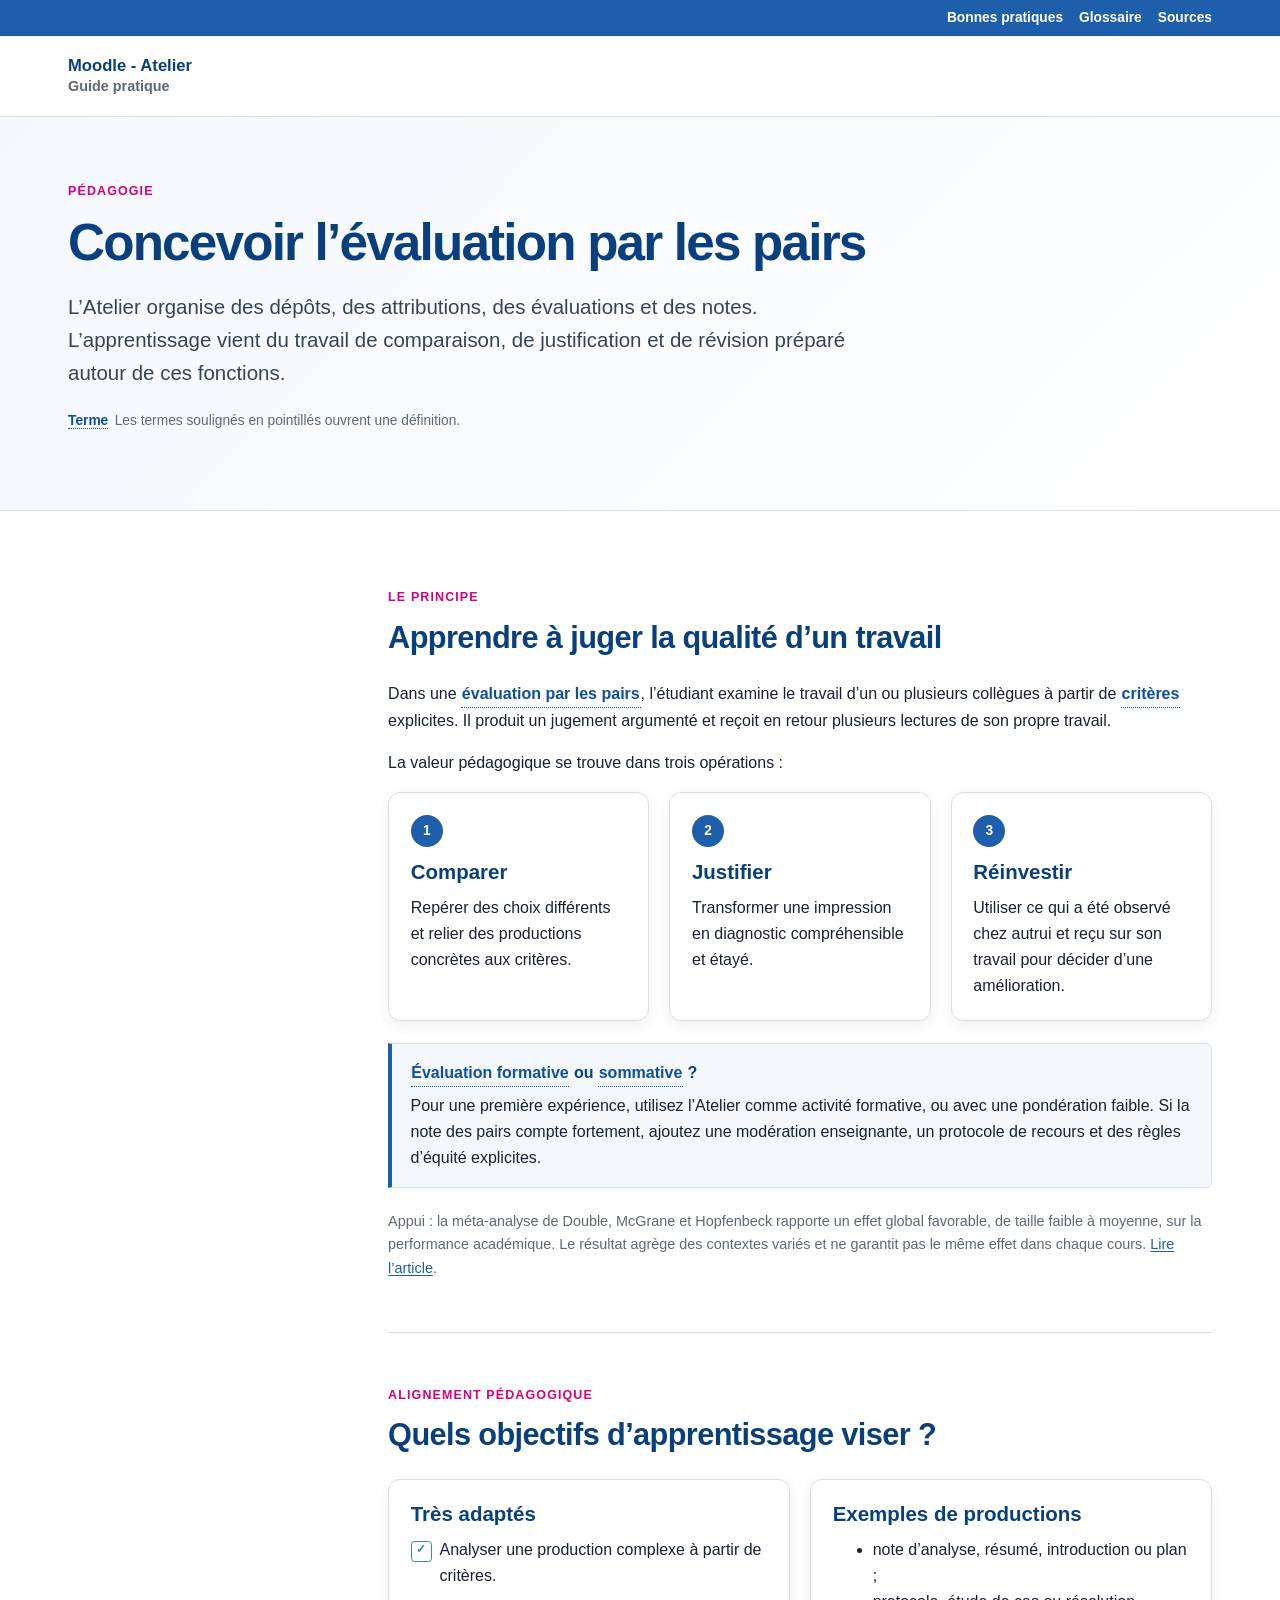
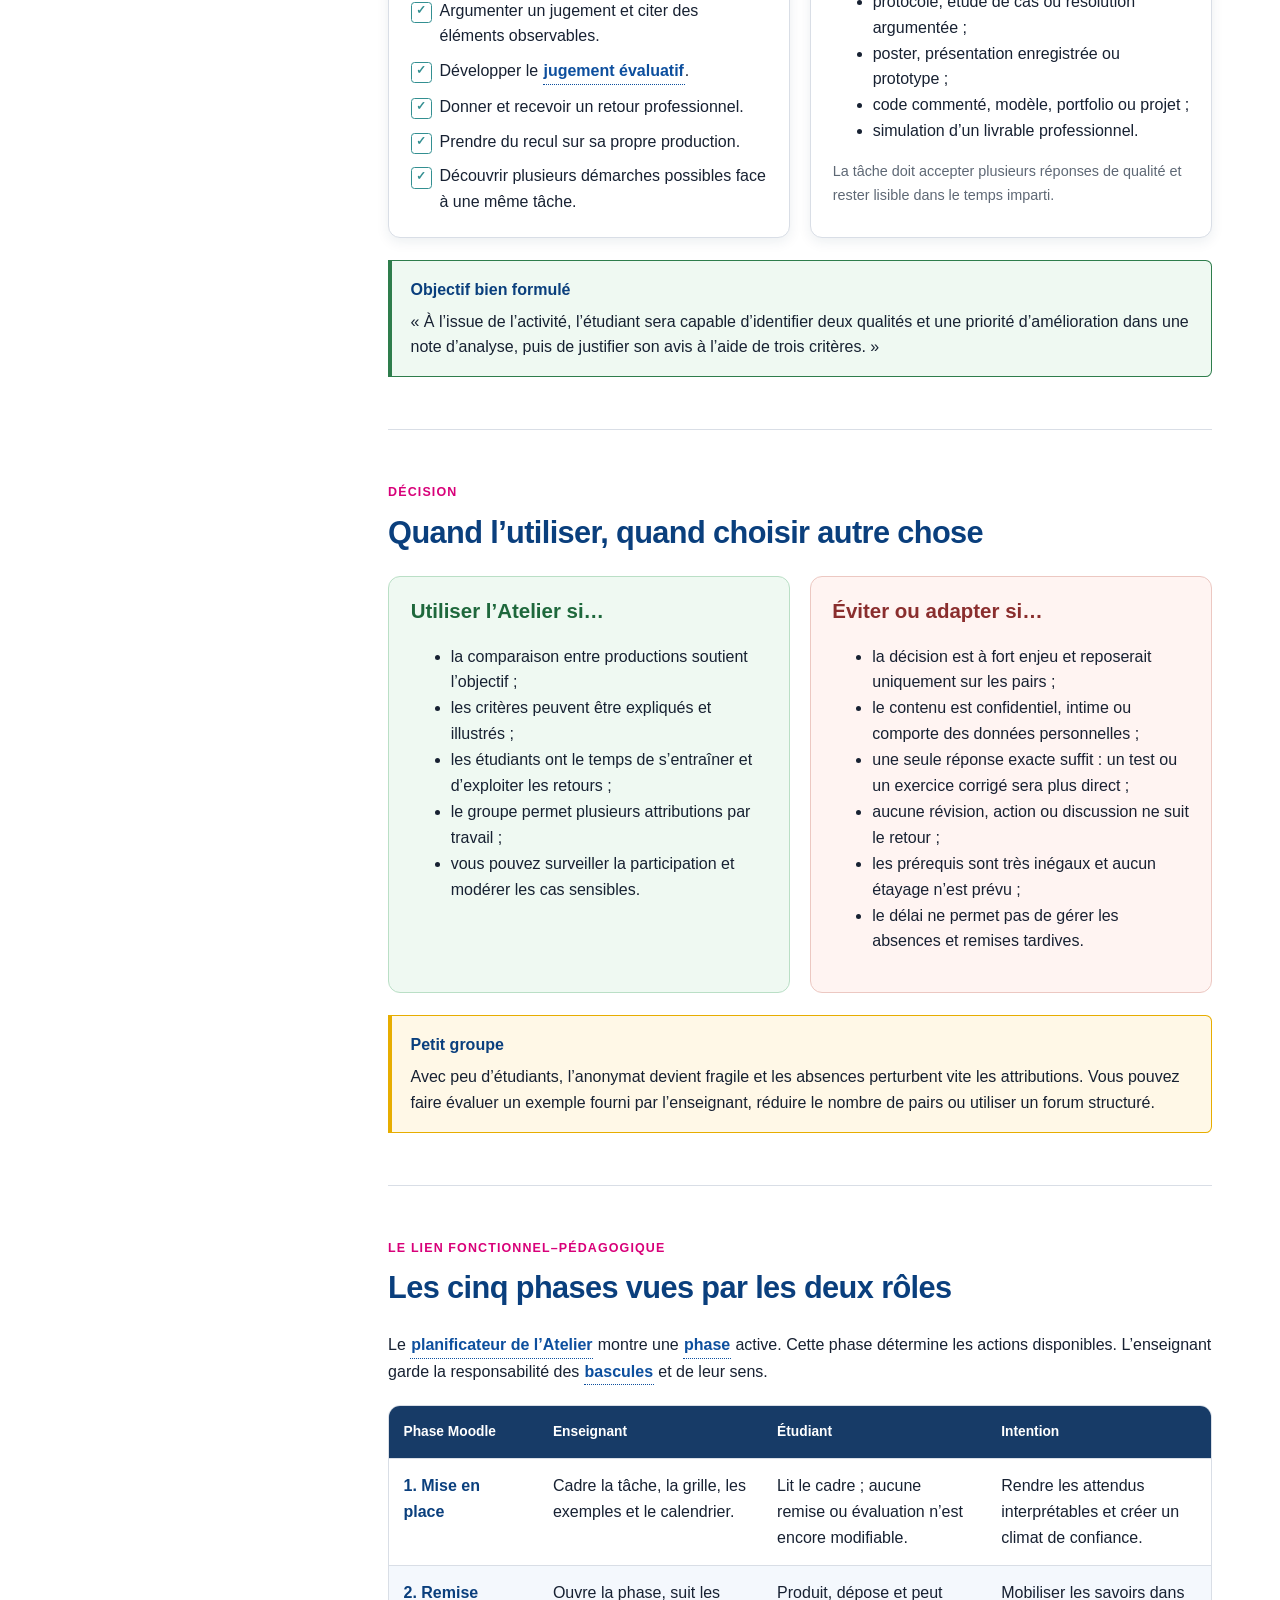
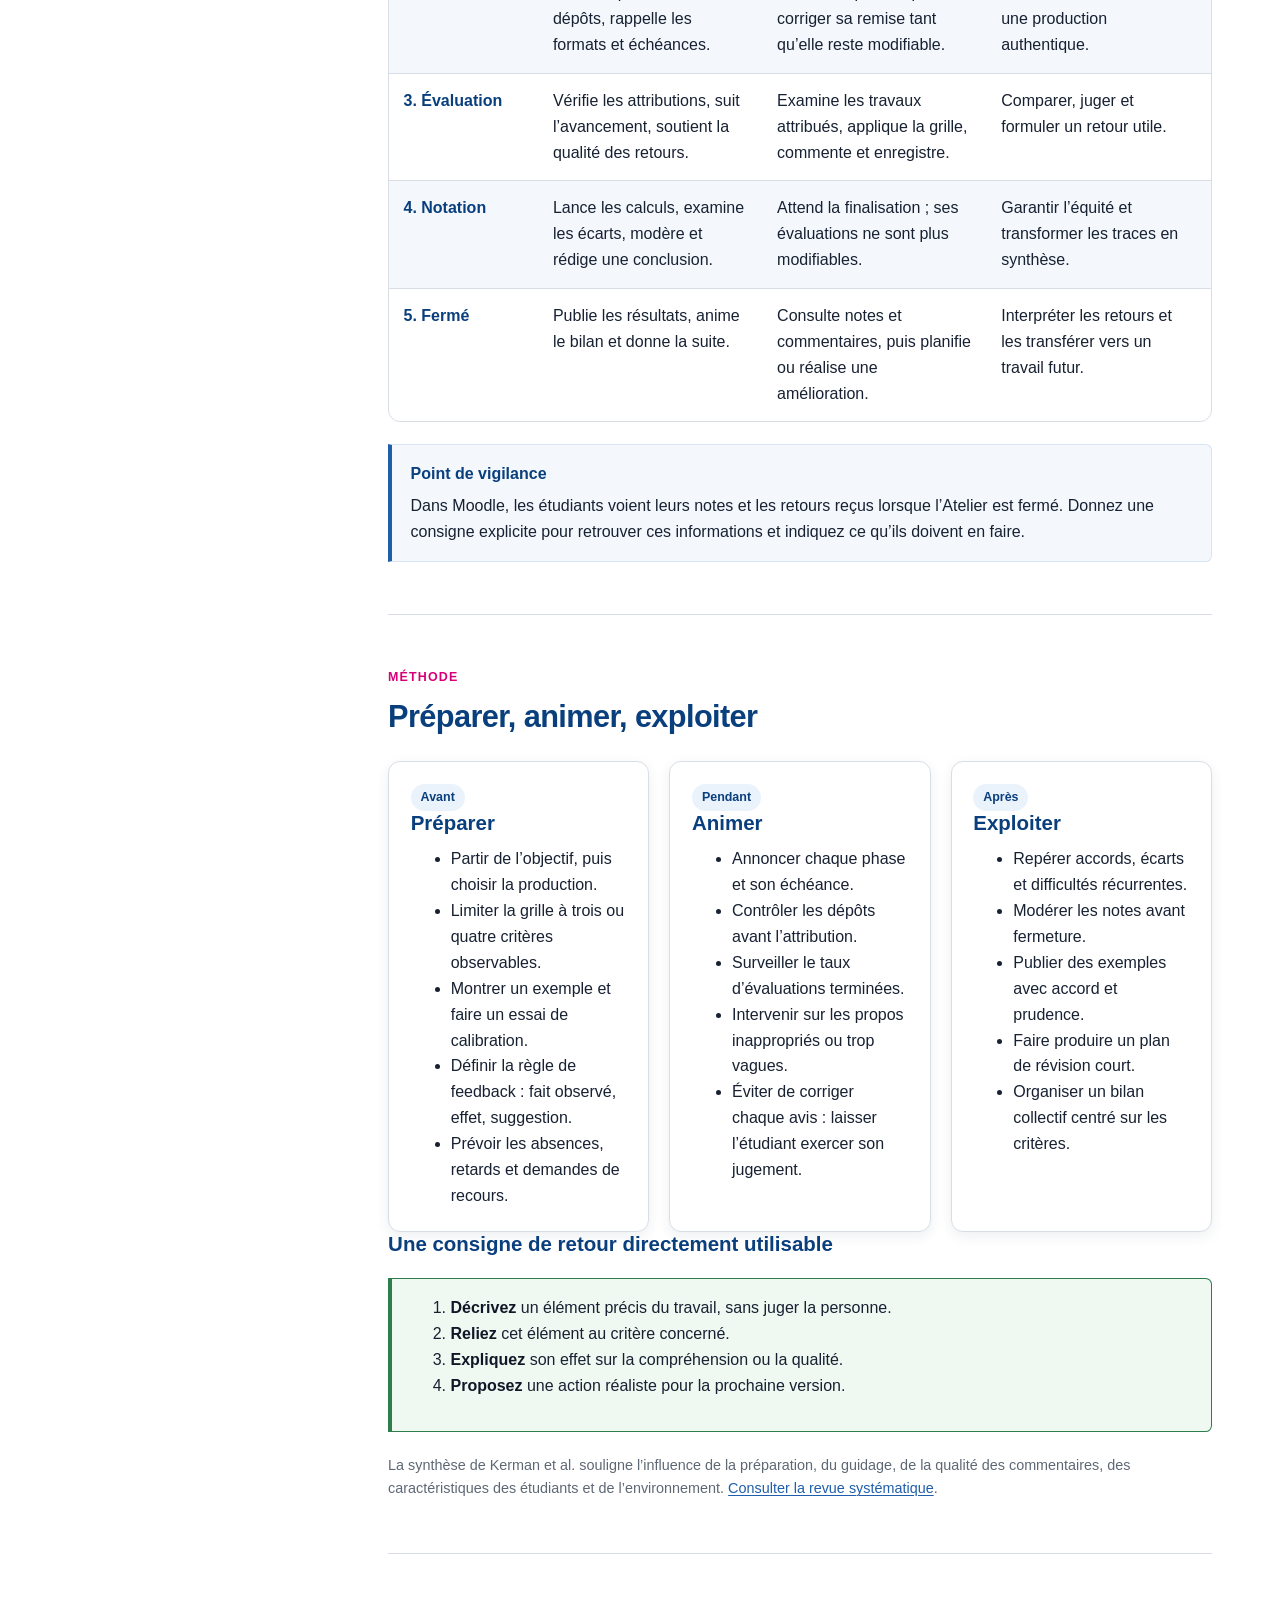
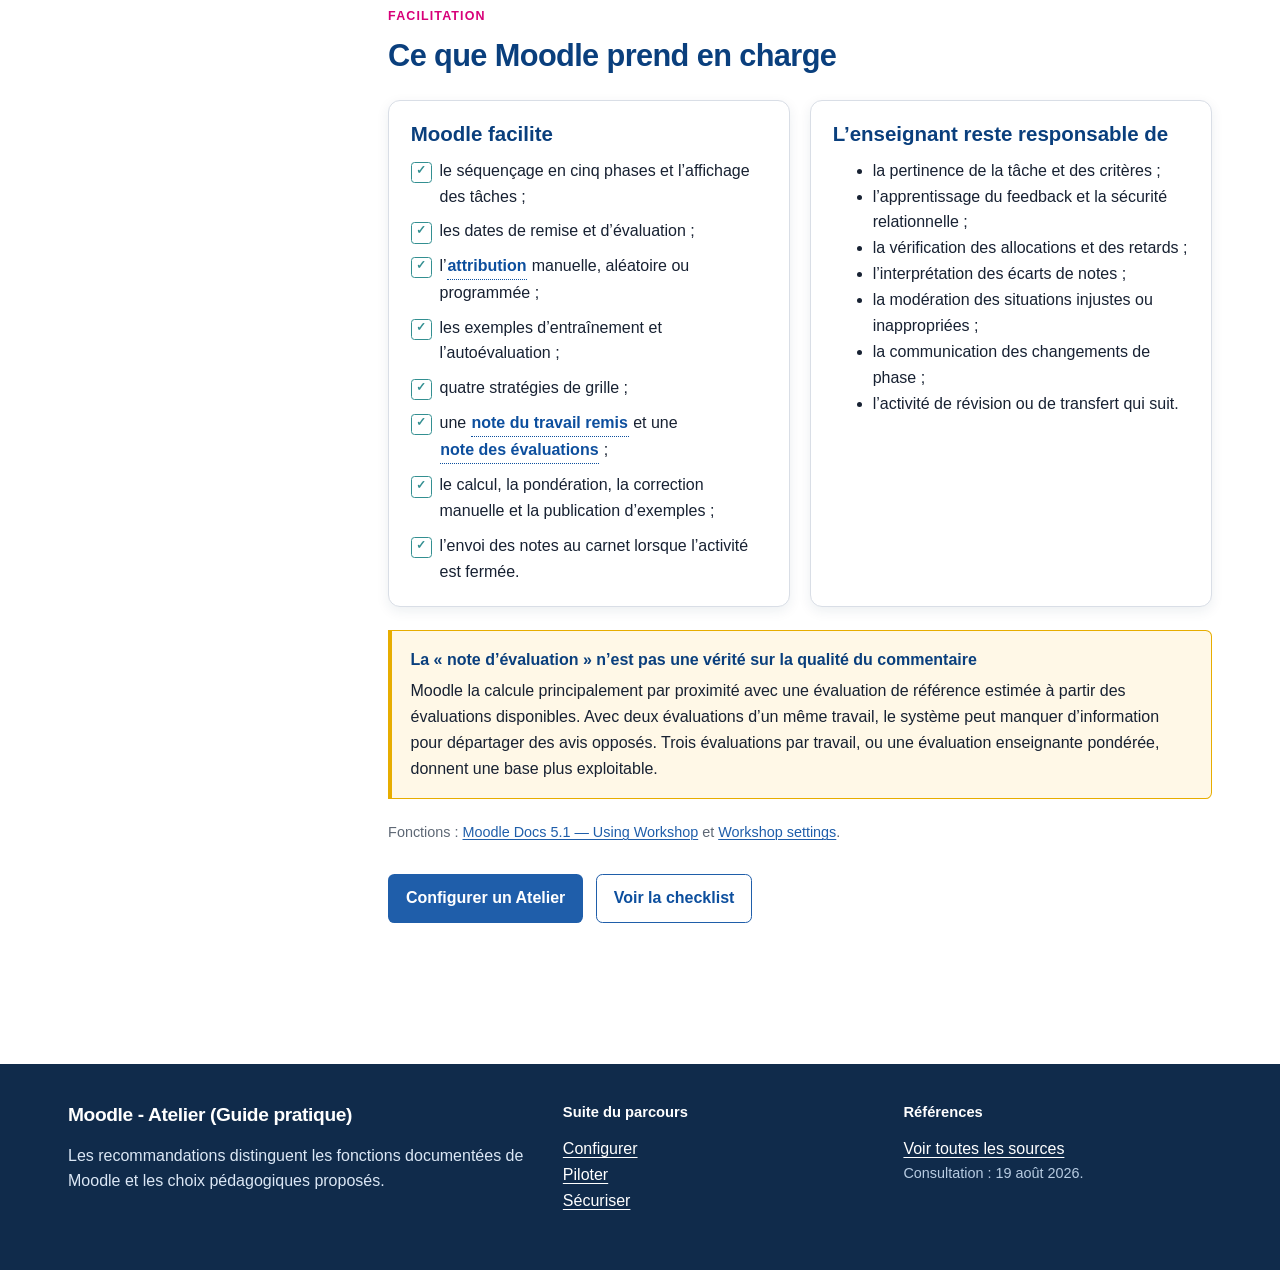
<file: pedagogie.html>
<!doctype html>
<html lang="fr">
<head>
  <meta charset="utf-8">
  <meta name="viewport" content="width=device-width, initial-scale=1">
  <meta name="description" content="Repères pédagogiques pour concevoir une évaluation par les pairs avec l'activité Atelier de Moodle 5.">
  <title>Pédagogie de l’évaluation par les pairs (Moodle : Atelier)</title>
  <link rel="stylesheet" href="assets/css/styles.css">
  <script src="assets/js/main.js" defer></script>
</head>
<body>
  <a class="skip-link" href="#contenu">Aller au contenu</a>
  <header class="site-header">
    <div class="top-strip"><div class="container"><nav class="utility-links" aria-label="Liens utiles"><a href="bonnes-pratiques.html">Bonnes pratiques</a><a href="glossaire.html">Glossaire</a><a href="ressources.html">Sources</a></nav></div></div>
    <nav class="site-nav container" aria-label="Navigation principale">
      <a class="brand" href="index.html"><!--<span class="brand-mark" aria-hidden="true"><span></span><span></span><span></span><span></span></span>--><span>Moodle - Atelier<br><span class="brand-subtitle muted small">Guide pratique</span></span></a>
      <details class="nav-menu" data-nav-menu>
      <summary class="nav-toggle">Menu</summary>
      <ul class="nav-links" id="navigation" data-nav-links>
        <li><a href="index.html">Accueil</a></li>
        <li><a href="pedagogie.html" aria-current="page">Choisir &amp; concevoir</a></li>
        <li><a href="tutoriel.html#phase-1">Configurer</a></li>
        <li><a href="tutoriel.html#phase-2">Piloter</a></li>
        <li><a href="bonnes-pratiques.html">Sécuriser</a></li>
      </ul>
      </details>
    </nav>
  </header>

  <main id="contenu">
    <header class="page-hero">
      <div class="container">
        <p class="eyebrow">Pédagogie</p>
        <h1>Concevoir l’évaluation par les pairs</h1>
        <p class="lead">L’Atelier organise des dépôts, des attributions, des évaluations et des notes. L’apprentissage vient du travail de comparaison, de justification et de révision préparé autour de ces fonctions.</p>
        <p class="definition-hint">Les termes soulignés en pointillés ouvrent une définition.</p>
      </div>
    </header>

    <div class="container section content-layout">
      <aside class="toc" aria-label="Sommaire de la page">
        <details class="toc-details" data-toc>
        <summary>Sommaire de la page</summary>
        <div class="toc-panel">
        <h2>Dans cette page</h2>
        <ul>
          <li><a href="#definition">Principe</a></li>
          <li><a href="#objectifs">Objectifs servis</a></li>
          <li><a href="#choisir">Quand l’utiliser</a></li>
          <li><a href="#workflow">Les deux points de vue</a></li>
          <li><a href="#methode">Préparer, animer, exploiter</a></li>
          <li><a href="#moodle">Ce que Moodle apporte</a></li>
        </ul>
        </div>
        </details>
      </aside>

      <article class="article">
        <section id="definition">
          <p class="eyebrow">Le principe</p>
          <h2>Apprendre à juger la qualité d’un travail</h2>
          <p>Dans une <button class="definition-term" type="button" data-definition="Situation où des étudiants examinent et commentent le travail d’autres étudiants à partir de critères explicites.">évaluation par les pairs</button>, l’étudiant examine le travail d’un ou plusieurs collègues à partir de <button class="definition-term" type="button" data-definition="Aspect observable du travail utilisé pour porter un jugement. Un bon critère est compréhensible, lié à l’objectif et illustrable.">critères</button> explicites. Il produit un jugement argumenté et reçoit en retour plusieurs lectures de son propre travail.</p>
          <p>La valeur pédagogique se trouve dans trois opérations :</p>
          <div class="grid-3">
            <div class="card"><span class="number-badge">1</span><h3>Comparer</h3><p>Repérer des choix différents et relier des productions concrètes aux critères.</p></div>
            <div class="card"><span class="number-badge">2</span><h3>Justifier</h3><p>Transformer une impression en diagnostic compréhensible et étayé.</p></div>
            <div class="card"><span class="number-badge">3</span><h3>Réinvestir</h3><p>Utiliser ce qui a été observé chez autrui et reçu sur son travail pour décider d’une amélioration.</p></div>
          </div>
          <div class="callout">
            <p class="callout-title"><button class="definition-term" type="button" data-definition="Évaluation dont la fonction principale est d’aider à progresser. Elle est suivie d’une décision, d’une révision ou d’un transfert.">Évaluation formative</button> ou <button class="definition-term" type="button" data-definition="Évaluation utilisée pour établir un résultat final, certifier un niveau ou contribuer fortement à une note.">sommative</button>&nbsp;?</p>
            <p>Pour une première expérience, utilisez l’Atelier comme activité formative, ou avec une pondération faible. Si la note des pairs compte fortement, ajoutez une modération enseignante, un protocole de recours et des règles d’équité explicites.</p>
          </div>
          <p class="small muted">Appui : la méta-analyse de Double, McGrane et Hopfenbeck rapporte un effet global favorable, de taille faible à moyenne, sur la performance académique. Le résultat agrège des contextes variés et ne garantit pas le même effet dans chaque cours. <a href="https://link.springer.com/article/10.1007/s10648-019-09510-3">Lire l’article</a>.</p>
        </section>

        <section id="objectifs">
          <p class="eyebrow">Alignement pédagogique</p>
          <h2>Quels objectifs d’apprentissage viser ?</h2>
          <div class="grid-2">
            <div class="card">
              <h3>Très adaptés</h3>
              <ul class="checklist">
                <li>Analyser une production complexe à partir de critères.</li>
                <li>Argumenter un jugement et citer des éléments observables.</li>
                <li>Développer le <button class="definition-term" type="button" data-definition="Capacité à reconnaître la qualité d’un travail et à décider comment l’améliorer dans un contexte donné.">jugement évaluatif</button>.</li>
                <li>Donner et recevoir un retour professionnel.</li>
                <li>Prendre du recul sur sa propre production.</li>
                <li>Découvrir plusieurs démarches possibles face à une même tâche.</li>
              </ul>
            </div>
            <div class="card">
              <h3>Exemples de productions</h3>
              <ul>
                <li>note d’analyse, résumé, introduction ou plan ;</li>
                <li>protocole, étude de cas ou résolution argumentée ;</li>
                <li>poster, présentation enregistrée ou prototype ;</li>
                <li>code commenté, modèle, portfolio ou projet ;</li>
                <li>simulation d’un livrable professionnel.</li>
              </ul>
              <p class="small muted">La tâche doit accepter plusieurs réponses de qualité et rester lisible dans le temps imparti.</p>
            </div>
          </div>
          <div class="callout callout-success">
            <p class="callout-title">Objectif bien formulé</p>
            <p>« À l’issue de l’activité, l’étudiant sera capable d’identifier deux qualités et une priorité d’amélioration dans une note d’analyse, puis de justifier son avis à l’aide de trois critères. »</p>
          </div>
        </section>

        <section id="choisir">
          <p class="eyebrow">Décision</p>
          <h2>Quand l’utiliser, quand choisir autre chose</h2>
          <div class="good-bad">
            <div class="good">
              <h3>Utiliser l’Atelier si…</h3>
              <ul>
                <li>la comparaison entre productions soutient l’objectif ;</li>
                <li>les critères peuvent être expliqués et illustrés ;</li>
                <li>les étudiants ont le temps de s’entraîner et d’exploiter les retours ;</li>
                <li>le groupe permet plusieurs attributions par travail ;</li>
                <li>vous pouvez surveiller la participation et modérer les cas sensibles.</li>
              </ul>
            </div>
            <div class="bad">
              <h3>Éviter ou adapter si…</h3>
              <ul>
                <li>la décision est à fort enjeu et reposerait uniquement sur les pairs ;</li>
                <li>le contenu est confidentiel, intime ou comporte des données personnelles ;</li>
                <li>une seule réponse exacte suffit : un test ou un exercice corrigé sera plus direct ;</li>
                <li>aucune révision, action ou discussion ne suit le retour ;</li>
                <li>les prérequis sont très inégaux et aucun étayage n’est prévu ;</li>
                <li>le délai ne permet pas de gérer les absences et remises tardives.</li>
              </ul>
            </div>
          </div>
          <div class="callout callout-warning">
            <p class="callout-title">Petit groupe</p>
            <p>Avec peu d’étudiants, l’anonymat devient fragile et les absences perturbent vite les attributions. Vous pouvez faire évaluer un exemple fourni par l’enseignant, réduire le nombre de pairs ou utiliser un forum structuré.</p>
          </div>
        </section>

        <section id="workflow">
          <p class="eyebrow">Le lien fonctionnel–pédagogique</p>
          <h2>Les cinq phases vues par les deux rôles</h2>
          <p>Le <button class="definition-term" type="button" data-definition="Tableau qui affiche les cinq phases, surligne la phase active et liste les tâches attendues.">planificateur de l’Atelier</button> montre une <button class="definition-term" type="button" data-definition="État fonctionnel de l’Atelier : mise en place, remise, évaluation, notation des évaluations ou fermé.">phase</button> active. Cette phase détermine les actions disponibles. L’enseignant garde la responsabilité des <button class="definition-term" type="button" data-definition="Passage d’un état de l’Atelier au suivant. Cette action ouvre ou ferme des possibilités pour les étudiants.">bascules</button> et de leur sens.</p>
          <div class="role-map" role="table" aria-label="Correspondance entre phases Moodle, actions des rôles et intentions pédagogiques">
            <div class="role-map-header" role="row"><div role="columnheader">Phase Moodle</div><div role="columnheader">Enseignant</div><div role="columnheader">Étudiant</div><div role="columnheader">Intention</div></div>
            <div class="role-map-row" role="row"><div class="phase-name" role="cell">1. Mise en place</div><div role="cell">Cadre la tâche, la grille, les exemples et le calendrier.</div><div role="cell">Lit le cadre ; aucune remise ou évaluation n’est encore modifiable.</div><div role="cell">Rendre les attendus interprétables et créer un climat de confiance.</div></div>
            <div class="role-map-row" role="row"><div class="phase-name" role="cell">2. Remise</div><div role="cell">Ouvre la phase, suit les dépôts, rappelle les formats et échéances.</div><div role="cell">Produit, dépose et peut corriger sa remise tant qu’elle reste modifiable.</div><div role="cell">Mobiliser les savoirs dans une production authentique.</div></div>
            <div class="role-map-row" role="row"><div class="phase-name" role="cell">3. Évaluation</div><div role="cell">Vérifie les attributions, suit l’avancement, soutient la qualité des retours.</div><div role="cell">Examine les travaux attribués, applique la grille, commente et enregistre.</div><div role="cell">Comparer, juger et formuler un retour utile.</div></div>
            <div class="role-map-row" role="row"><div class="phase-name" role="cell">4. Notation</div><div role="cell">Lance les calculs, examine les écarts, modère et rédige une conclusion.</div><div role="cell">Attend la finalisation ; ses évaluations ne sont plus modifiables.</div><div role="cell">Garantir l’équité et transformer les traces en synthèse.</div></div>
            <div class="role-map-row" role="row"><div class="phase-name" role="cell">5. Fermé</div><div role="cell">Publie les résultats, anime le bilan et donne la suite.</div><div role="cell">Consulte notes et commentaires, puis planifie ou réalise une amélioration.</div><div role="cell">Interpréter les retours et les transférer vers un travail futur.</div></div>
          </div>
          <div class="callout">
            <p class="callout-title">Point de vigilance</p>
            <p>Dans Moodle, les étudiants voient leurs notes et les retours reçus lorsque l’Atelier est fermé. Donnez une consigne explicite pour retrouver ces informations et indiquez ce qu’ils doivent en faire.</p>
          </div>
        </section>

        <section id="methode">
          <p class="eyebrow">Méthode</p>
          <h2>Préparer, animer, exploiter</h2>
          <div class="grid-3">
            <div class="card">
              <span class="tag tag-teacher">Avant</span>
              <h3>Préparer</h3>
              <ul>
                <li>Partir de l’objectif, puis choisir la production.</li>
                <li>Limiter la grille à trois ou quatre critères observables.</li>
                <li>Montrer un exemple et faire un essai de calibration.</li>
                <li>Définir la règle de feedback : fait observé, effet, suggestion.</li>
                <li>Prévoir les absences, retards et demandes de recours.</li>
              </ul>
            </div>
            <div class="card">
              <span class="tag tag-teacher">Pendant</span>
              <h3>Animer</h3>
              <ul>
                <li>Annoncer chaque phase et son échéance.</li>
                <li>Contrôler les dépôts avant l’attribution.</li>
                <li>Surveiller le taux d’évaluations terminées.</li>
                <li>Intervenir sur les propos inappropriés ou trop vagues.</li>
                <li>Éviter de corriger chaque avis : laisser l’étudiant exercer son jugement.</li>
              </ul>
            </div>
            <div class="card">
              <span class="tag tag-teacher">Après</span>
              <h3>Exploiter</h3>
              <ul>
                <li>Repérer accords, écarts et difficultés récurrentes.</li>
                <li>Modérer les notes avant fermeture.</li>
                <li>Publier des exemples avec accord et prudence.</li>
                <li>Faire produire un plan de révision court.</li>
                <li>Organiser un bilan collectif centré sur les critères.</li>
              </ul>
            </div>
          </div>
          <h3>Une consigne de retour directement utilisable</h3>
          <div class="callout callout-success">
            <ol>
              <li><strong>Décrivez</strong> un élément précis du travail, sans juger la personne.</li>
              <li><strong>Reliez</strong> cet élément au critère concerné.</li>
              <li><strong>Expliquez</strong> son effet sur la compréhension ou la qualité.</li>
              <li><strong>Proposez</strong> une action réaliste pour la prochaine version.</li>
            </ol>
          </div>
          <p class="small muted">La synthèse de Kerman et al. souligne l’influence de la préparation, du guidage, de la qualité des commentaires, des caractéristiques des étudiants et de l’environnement. <a href="https://link.springer.com/article/10.1007/s10639-023-12273-8">Consulter la revue systématique</a>.</p>
        </section>

        <section id="moodle">
          <p class="eyebrow">Facilitation</p>
          <h2>Ce que Moodle prend en charge</h2>
          <div class="grid-2">
            <div class="card">
              <h3>Moodle facilite</h3>
              <ul class="checklist">
                <li>le séquençage en cinq phases et l’affichage des tâches ;</li>
                <li>les dates de remise et d’évaluation ;</li>
                <li>l’<button class="definition-term" type="button" data-definition="Association entre un travail remis et un ou plusieurs évaluateurs. Elle peut être manuelle, aléatoire ou programmée.">attribution</button> manuelle, aléatoire ou programmée ;</li>
                <li>les exemples d’entraînement et l’autoévaluation ;</li>
                <li>quatre stratégies de grille ;</li>
                <li>une <button class="definition-term" type="button" data-definition="Résultat agrégé des évaluations reçues par la production, ajustable par l’enseignant.">note du travail remis</button> et une <button class="definition-term" type="button" data-definition="Note attribuée à la qualité de l’activité d’évaluation. Dans Moodle, elle repose surtout sur la proximité avec une évaluation de référence estimée.">note des évaluations</button> ;</li>
                <li>le calcul, la pondération, la correction manuelle et la publication d’exemples ;</li>
                <li>l’envoi des notes au carnet lorsque l’activité est fermée.</li>
              </ul>
            </div>
            <div class="card">
              <h3>L’enseignant reste responsable de</h3>
              <ul>
                <li>la pertinence de la tâche et des critères ;</li>
                <li>l’apprentissage du feedback et la sécurité relationnelle ;</li>
                <li>la vérification des allocations et des retards ;</li>
                <li>l’interprétation des écarts de notes ;</li>
                <li>la modération des situations injustes ou inappropriées ;</li>
                <li>la communication des changements de phase ;</li>
                <li>l’activité de révision ou de transfert qui suit.</li>
              </ul>
            </div>
          </div>
          <div class="callout callout-warning">
            <p class="callout-title">La « note d’évaluation » n’est pas une vérité sur la qualité du commentaire</p>
            <p>Moodle la calcule principalement par proximité avec une évaluation de référence estimée à partir des évaluations disponibles. Avec deux évaluations d’un même travail, le système peut manquer d’information pour départager des avis opposés. Trois évaluations par travail, ou une évaluation enseignante pondérée, donnent une base plus exploitable.</p>
          </div>
          <p class="small muted">Fonctions : <a href="https://docs.moodle.org/501/en/Using_Workshop">Moodle Docs 5.1 — Using Workshop</a> et <a href="https://docs.moodle.org/501/en/Workshop_settings">Workshop settings</a>.</p>
          <div class="hero-actions">
            <a class="btn btn-primary" href="tutoriel.html">Configurer un Atelier</a>
            <a class="btn btn-secondary" href="bonnes-pratiques.html">Voir la checklist</a>
          </div>
        </section>
      </article>
    </div>
  </main>

  <footer class="site-footer">
    <div class="container footer-grid">
      <div><h2>Moodle - Atelier (Guide pratique)</h2><p>Les recommandations distinguent les fonctions documentées de Moodle et les choix pédagogiques proposés.</p></div>
      <div><h3>Suite du parcours</h3><ul><li><a href="tutoriel.html#phase-1">Configurer</a></li><li><a href="tutoriel.html#phase-2">Piloter</a></li><li><a href="bonnes-pratiques.html">Sécuriser</a></li></ul></div>
      <div><h3>Références</h3><a href="ressources.html">Voir toutes les sources</a><p class="small">Consultation : 19 août 2026.</p></div>
    </div>
  </footer>
</body>
</html>
</file>
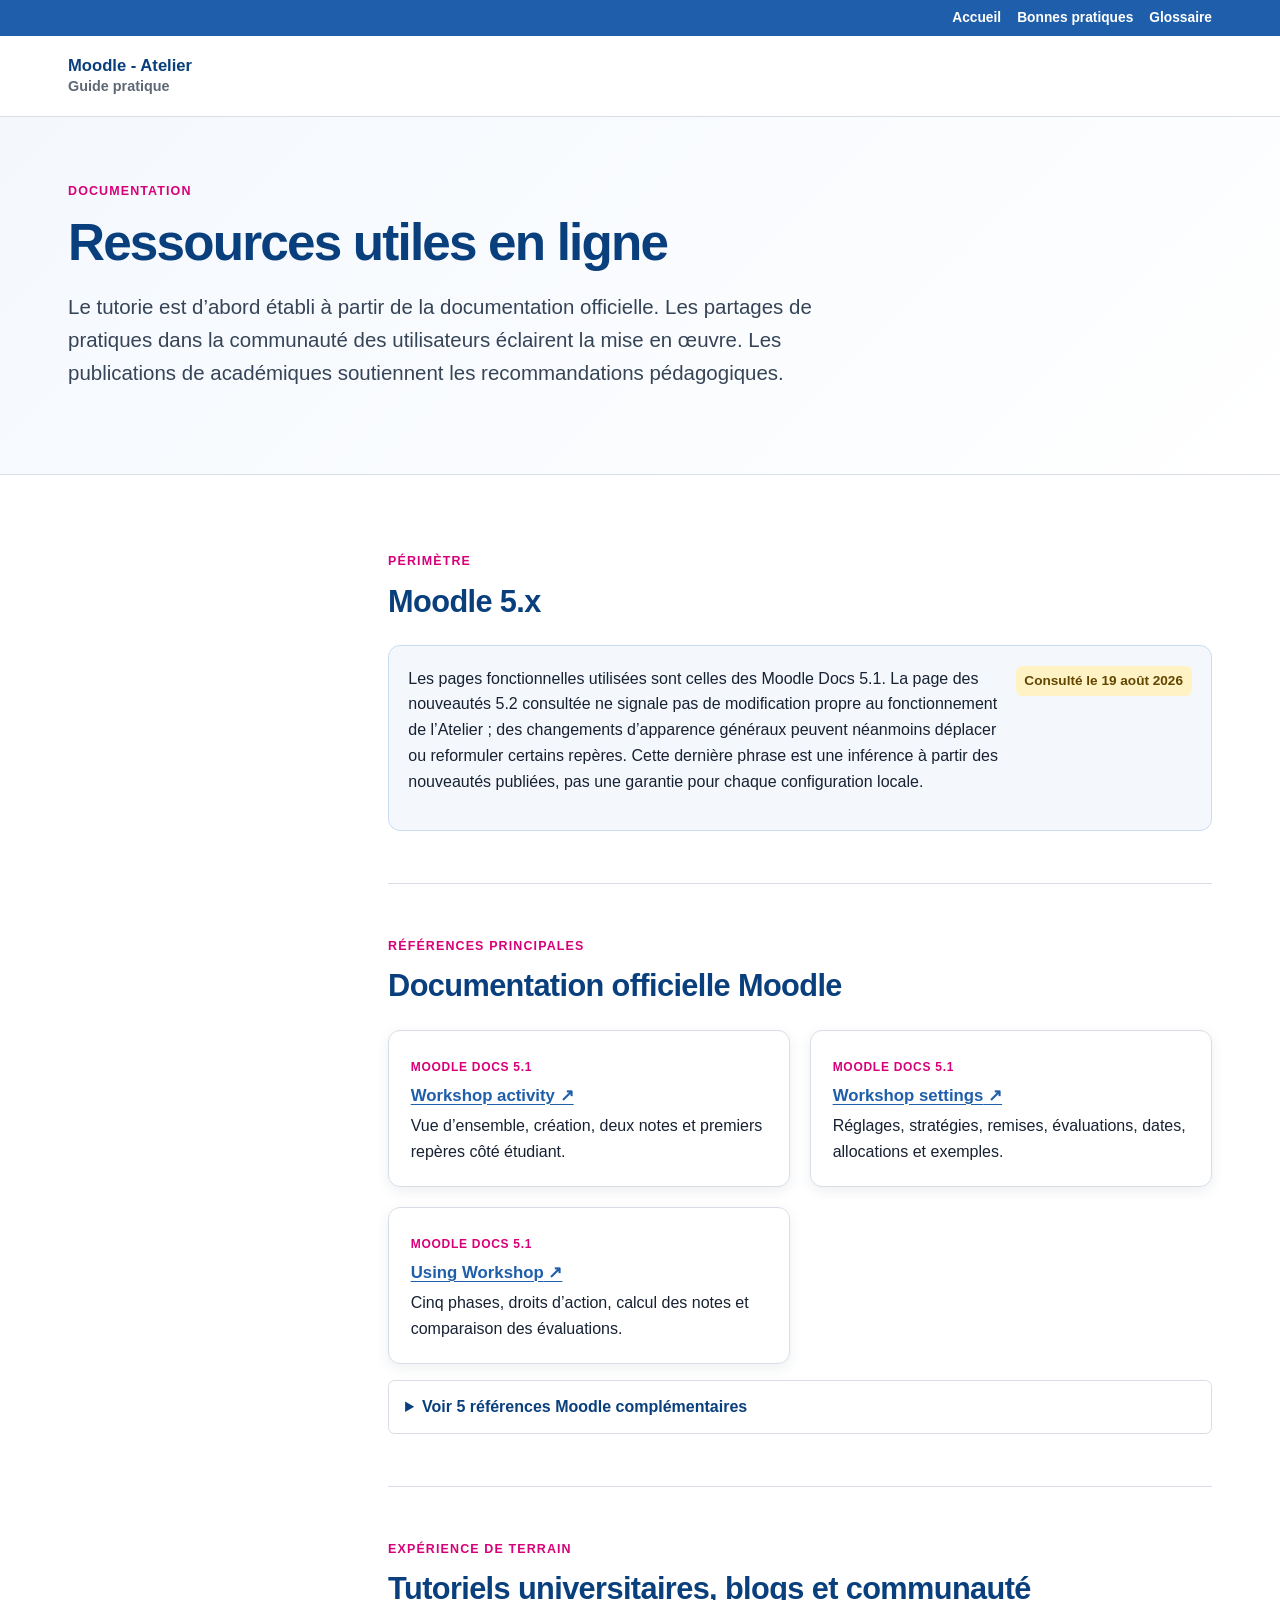
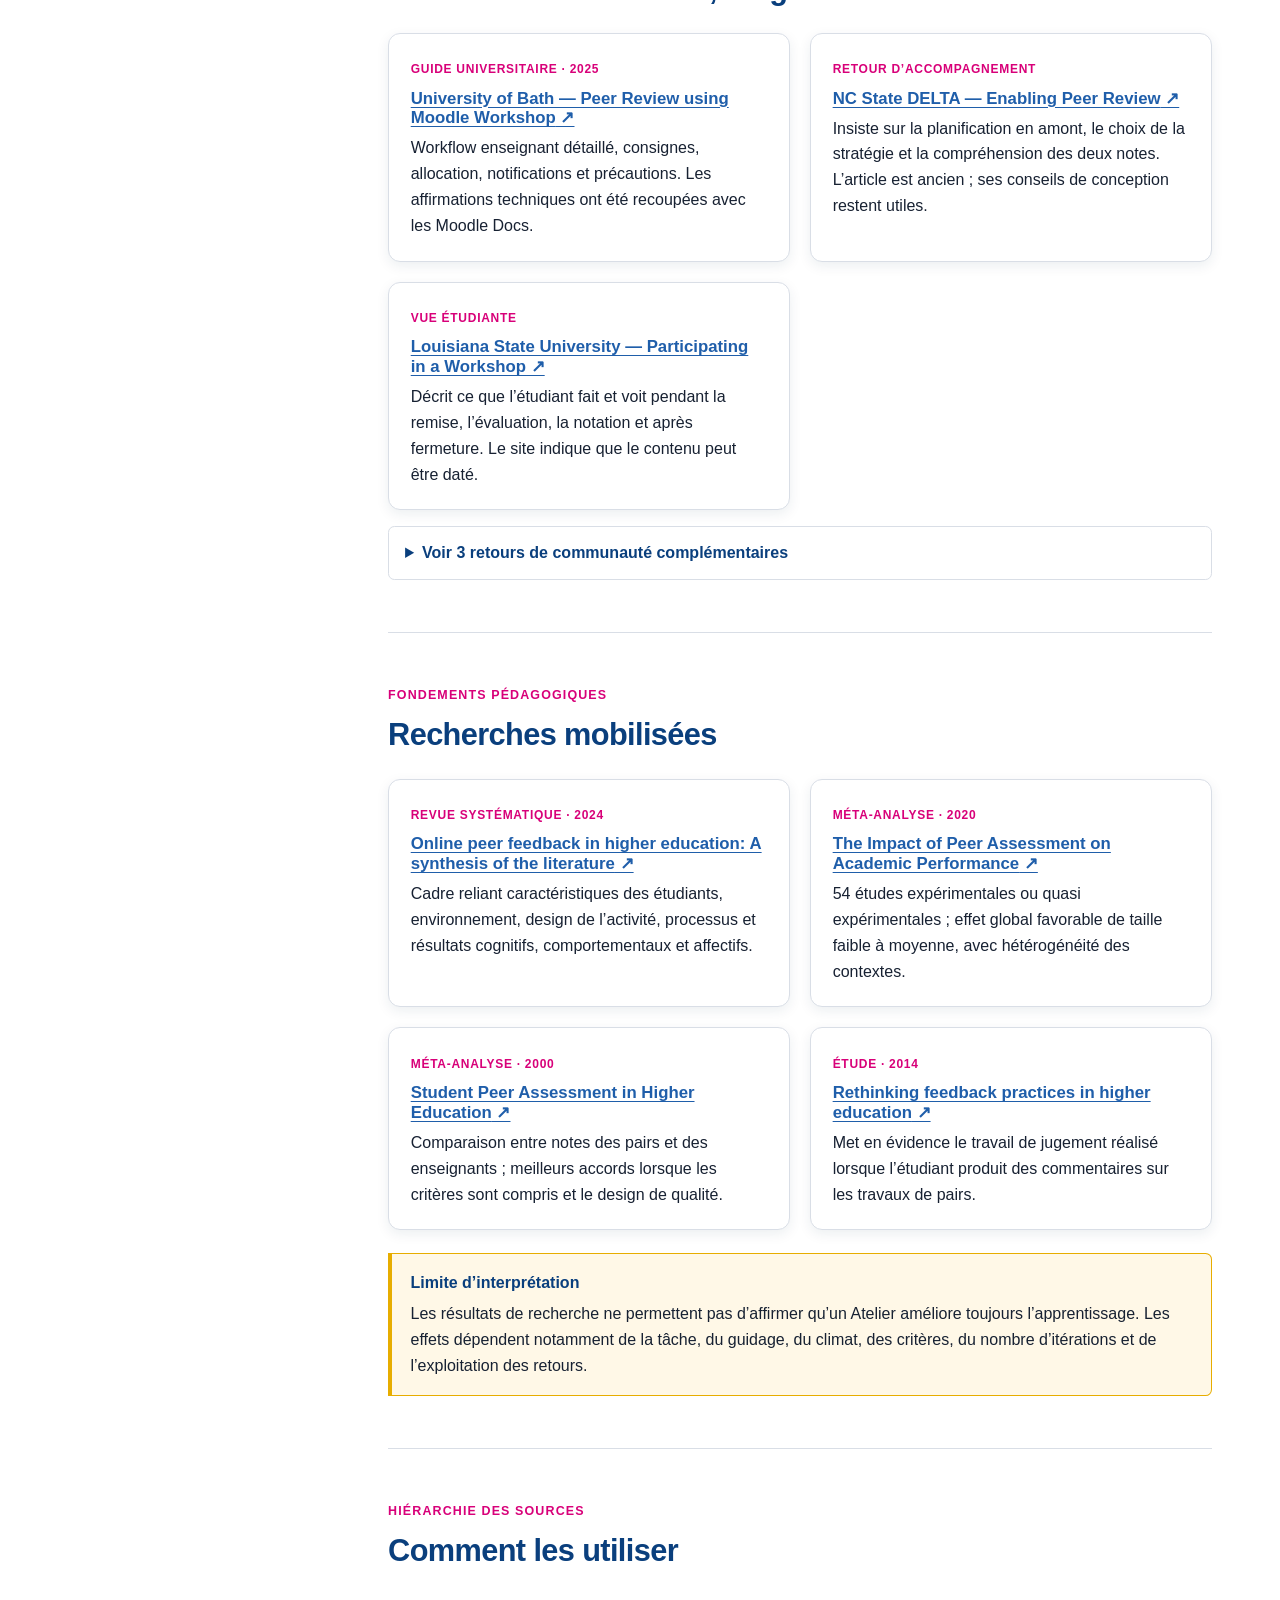
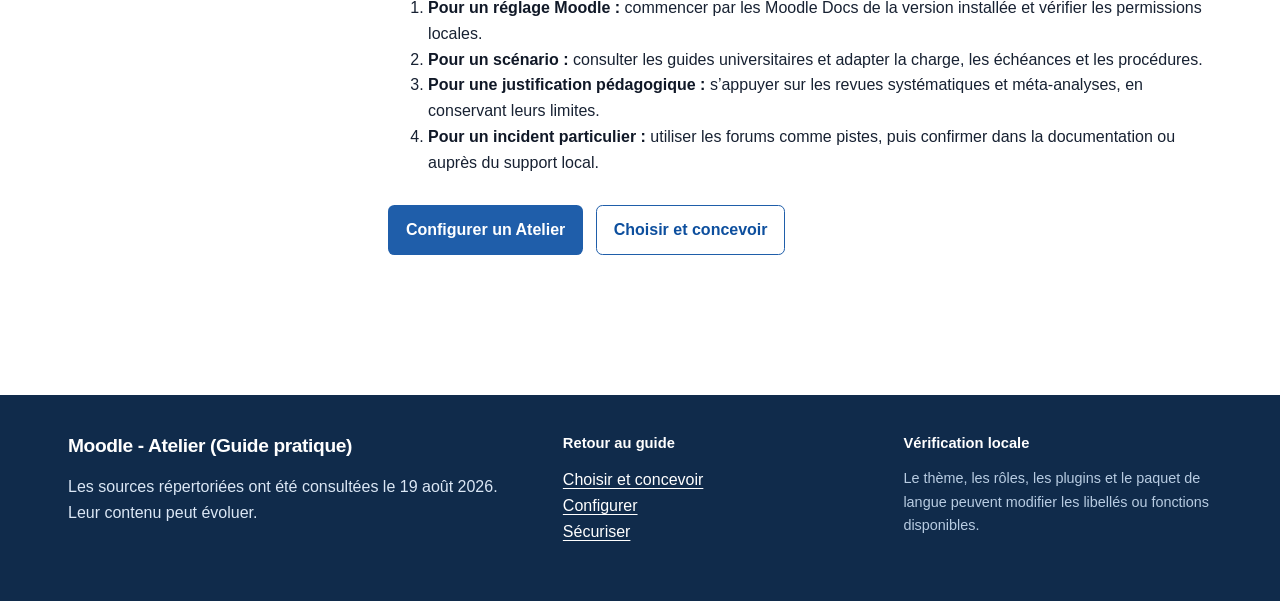
<file: ressources.html>
<!doctype html>
<html lang="fr">
<head>
  <meta charset="utf-8">
  <meta name="viewport" content="width=device-width, initial-scale=1">
  <meta name="description" content="Documentation, tutoriels, retours d'usage et recherches sur l'activité Atelier de Moodle et l'évaluation par les pairs.">
  <title>Ressources et sources (Moodle : Atelier)</title>
  <link rel="stylesheet" href="assets/css/styles.css">
  <script src="assets/js/main.js" defer></script>
</head>
<body>
  <a class="skip-link" href="#contenu">Aller au contenu</a>
  <header class="site-header">
    <div class="top-strip"><div class="container"><nav class="utility-links" aria-label="Liens utiles"><a href="index.html">Accueil</a><a href="bonnes-pratiques.html">Bonnes pratiques</a><a href="glossaire.html">Glossaire</a></nav></div></div>
    <nav class="site-nav container" aria-label="Navigation principale">
      <a class="brand" href="index.html"><!--<span class="brand-mark" aria-hidden="true"><span></span><span></span><span></span><span></span></span>--><span>Moodle - Atelier<br><span class="brand-subtitle muted small">Guide pratique</span></span></a>
      <details class="nav-menu" data-nav-menu>
      <summary class="nav-toggle">Menu</summary>
      <ul class="nav-links" id="navigation" data-nav-links>
        <li><a href="index.html">Accueil</a></li>
        <li><a href="pedagogie.html">Choisir &amp; concevoir</a></li>
        <li><a href="tutoriel.html#phase-1">Configurer</a></li>
        <li><a href="tutoriel.html#phase-2">Piloter</a></li>
        <li><a href="bonnes-pratiques.html">Sécuriser</a></li>
      </ul>
      </details>
    </nav>
  </header>

  <main id="contenu">
    <header class="page-hero">
      <div class="container">
        <p class="eyebrow">Documentation</p>
        <h1>Ressources utiles en ligne</h1>
        <p class="lead">Le tutorie est d’abord établi à partir de la documentation officielle. Les partages de pratiques dans la communauté des utilisateurs éclairent la mise en œuvre. Les publications de académiques soutiennent les recommandations pédagogiques.</p>
      </div>
    </header>

    <div class="container section content-layout">
      <aside class="toc" aria-label="Catégories de ressources">
        <details class="toc-details" data-toc>
        <summary>Sommaire de la page</summary>
        <div class="toc-panel">
        <h2>Catégories</h2>
        <ul>
          <li><a href="#perimetre">Périmètre</a></li>
          <li><a href="#officiel">Moodle officiel</a></li>
          <li><a href="#pratique">Tutoriels et retours</a></li>
          <li><a href="#recherche">Recherche</a></li>
          <li><a href="#lecture">Comment lire ces sources</a></li>
        </ul>
        </div>
        </details>
      </aside>

      <article class="article">
        <section id="perimetre">
          <p class="eyebrow">Périmètre</p>
          <h2>Moodle 5.x</h2>
          <div class="source-intro">
            <div>              
              <p>Les pages fonctionnelles utilisées sont celles des Moodle Docs 5.1. La page des nouveautés 5.2 consultée ne signale pas de modification propre au fonctionnement de l’Atelier ; des changements d’apparence généraux peuvent néanmoins déplacer ou reformuler certains repères. Cette dernière phrase est une inférence à partir des nouveautés publiées, pas une garantie pour chaque configuration locale.</p>
            </div>
            <span class="status-note">Consulté le 19 août 2026</span>
          </div>
        </section>

        <section id="officiel">
          <p class="eyebrow">Références principales</p>
          <h2>Documentation officielle Moodle</h2>
          <div class="grid-2">
            <article class="card source-card"><span class="source-type">Moodle Docs 5.1</span><h3><a href="https://docs.moodle.org/501/en/Workshop_activity">Workshop activity</a></h3><p>Vue d’ensemble, création, deux notes et premiers repères côté étudiant.</p></article>
            <article class="card source-card"><span class="source-type">Moodle Docs 5.1</span><h3><a href="https://docs.moodle.org/501/en/Workshop_settings">Workshop settings</a></h3><p>Réglages, stratégies, remises, évaluations, dates, allocations et exemples.</p></article>
            <article class="card source-card"><span class="source-type">Moodle Docs 5.1</span><h3><a href="https://docs.moodle.org/501/en/Using_Workshop">Using Workshop</a></h3><p>Cinq phases, droits d’action, calcul des notes et comparaison des évaluations.</p></article>
          </div>
          <details class="context-details"><summary>Voir 5 références Moodle complémentaires</summary><div class="grid-2">
            <article class="card source-card"><span class="source-type">Moodle Docs 5.1</span><h3><a href="https://docs.moodle.org/501/en/Workshop_grading_strategies">Workshop grading strategies</a></h3><p>Évaluation cumulative, commentaires, nombre d’erreurs et grille d’évaluation.</p></article>
            <article class="card source-card"><span class="source-type">Moodle Docs 5.1</span><h3><a href="https://docs.moodle.org/501/en/Workshop_FAQ">Workshop FAQ</a></h3><p>Bascule automatique, anonymat, consultation des retours et publication de travaux.</p></article>
            <article class="card source-card"><span class="source-type">Moodle Docs 5.1</span><h3><a href="https://docs.moodle.org/501/en/New_for_teachers">New for teachers</a></h3><p>Nouveau sélecteur d’activités de Moodle 5.1 : catégories par finalité et bouton Ajouter.</p></article>
            <article class="card source-card"><span class="source-type">Moodle Docs 5.2</span><h3><a href="https://docs.moodle.org/502/en/New_features">New features</a></h3><p>Contrôle des évolutions générales de Moodle 5.2 et absence de changement Atelier signalé dans cette synthèse.</p></article>
            <article class="card source-card"><span class="source-type">Moodle Academy</span><h3><a href="https://www.youtube.com/watch?v=witnwTevtAk">Peer Assessment with Moodle Workshop</a></h3><p>Présentation vidéo de l’activité, des grilles et des usages pédagogiques.</p></article>
          </div></details>
        </section>

        <section id="pratique">
          <p class="eyebrow">Expérience de terrain</p>
          <h2>Tutoriels universitaires, blogs et communauté</h2>
          <div class="grid-2">
            <article class="card source-card"><span class="source-type">Guide universitaire · 2025</span><h3><a href="https://teachinghub.bath.ac.uk/guide/peer-review-using-moodle-workshop-student-reviews-other-student-submissions/">University of Bath — Peer Review using Moodle Workshop</a></h3><p>Workflow enseignant détaillé, consignes, allocation, notifications et précautions. Les affirmations techniques ont été recoupées avec les Moodle Docs.</p></article>
            <article class="card source-card"><span class="source-type">Retour d’accompagnement</span><h3><a href="https://news.delta.ncsu.edu/2015/02/26/enabling-peer-review-in-moodle-a-look-at-the-workshop-activity/">NC State DELTA — Enabling Peer Review</a></h3><p>Insiste sur la planification en amont, le choix de la stratégie et la compréhension des deux notes. L’article est ancien ; ses conseils de conception restent utiles.</p></article>
            <article class="card source-card"><span class="source-type">Vue étudiante</span><h3><a href="https://grok.lsu.edu/article.aspx?articleid=20354">Louisiana State University — Participating in a Workshop</a></h3><p>Décrit ce que l’étudiant fait et voit pendant la remise, l’évaluation, la notation et après fermeture. Le site indique que le contenu peut être daté.</p></article>
          </div>
          <details class="context-details"><summary>Voir 3 retours de communauté complémentaires</summary><div class="grid-2">
            <article class="card source-card"><span class="source-type">Forum Moodle</span><h3><a href="https://moodle.org/mod/forum/discuss.php?d=412759">How can I make reviewing anonymous?</a></h3><p>Discussion d’utilisateurs sur les permissions de visibilité des auteurs et évaluateurs. À confirmer avec l’administrateur de votre plateforme.</p></article>
            <article class="card source-card"><span class="source-type">Blog universitaire</span><h3><a href="https://blogs.ucl.ac.uk/digital-education/tag/moodle-workshop/">UCL Digital Education — Moodle Workshop</a></h3><p>Billets d’accompagnement et exemples d’utilisation produits par une équipe de pédagogie numérique.</p></article>
            <article class="card source-card"><span class="source-type">Forum Moodle</span><h3><a href="https://moodle.org/mod/forum/discuss.php?d=225896">Allowing overlapping phases</a></h3><p>Échanges sur les limites et besoins de souplesse entre remise, attribution et évaluation. Utile pour comprendre pourquoi le séquençage demande une animation explicite.</p></article>
          </div></details>
        </section>

        <section id="recherche">
          <p class="eyebrow">Fondements pédagogiques</p>
          <h2>Recherches mobilisées</h2>
          <div class="grid-2">
            <article class="card source-card"><span class="source-type">Revue systématique · 2024</span><h3><a href="https://link.springer.com/article/10.1007/s10639-023-12273-8">Online peer feedback in higher education: A synthesis of the literature</a></h3><p>Cadre reliant caractéristiques des étudiants, environnement, design de l’activité, processus et résultats cognitifs, comportementaux et affectifs.</p></article>
            <article class="card source-card"><span class="source-type">Méta-analyse · 2020</span><h3><a href="https://link.springer.com/article/10.1007/s10648-019-09510-3">The Impact of Peer Assessment on Academic Performance</a></h3><p>54 études expérimentales ou quasi expérimentales ; effet global favorable de taille faible à moyenne, avec hétérogénéité des contextes.</p></article>
            <article class="card source-card"><span class="source-type">Méta-analyse · 2000</span><h3><a href="https://journals.sagepub.com/doi/10.3102/00346543070003287">Student Peer Assessment in Higher Education</a></h3><p>Comparaison entre notes des pairs et des enseignants ; meilleurs accords lorsque les critères sont compris et le design de qualité.</p></article>
            <article class="card source-card"><span class="source-type">Étude · 2014</span><h3><a href="https://eric.ed.gov/?id=EJ1025819">Rethinking feedback practices in higher education</a></h3><p>Met en évidence le travail de jugement réalisé lorsque l’étudiant produit des commentaires sur les travaux de pairs.</p></article>
          </div>
          <div class="callout callout-warning"><p class="callout-title">Limite d’interprétation</p><p>Les résultats de recherche ne permettent pas d’affirmer qu’un Atelier améliore toujours l’apprentissage. Les effets dépendent notamment de la tâche, du guidage, du climat, des critères, du nombre d’itérations et de l’exploitation des retours.</p></div>
        </section>

        <section id="lecture">
          <p class="eyebrow">Hiérarchie des sources</p>
          <h2>Comment les utiliser</h2>
          <ol>
            <li><strong>Pour un réglage Moodle :</strong> commencer par les Moodle Docs de la version installée et vérifier les permissions locales.</li>
            <li><strong>Pour un scénario :</strong> consulter les guides universitaires et adapter la charge, les échéances et les procédures.</li>
            <li><strong>Pour une justification pédagogique :</strong> s’appuyer sur les revues systématiques et méta-analyses, en conservant leurs limites.</li>
            <li><strong>Pour un incident particulier :</strong> utiliser les forums comme pistes, puis confirmer dans la documentation ou auprès du support local.</li>
          </ol>
          <div class="hero-actions"><a class="btn btn-primary" href="tutoriel.html#phase-1">Configurer un Atelier</a><a class="btn btn-secondary" href="pedagogie.html">Choisir et concevoir</a></div>
        </section>
      </article>
    </div>
  </main>

  <footer class="site-footer">
    <div class="container footer-grid">
      <div><h2>Moodle - Atelier (Guide pratique)</h2><p>Les sources répertoriées ont été consultées le 19 août 2026. Leur contenu peut évoluer.</p></div>
      <div><h3>Retour au guide</h3><ul><li><a href="pedagogie.html">Choisir et concevoir</a></li><li><a href="tutoriel.html#phase-1">Configurer</a></li><li><a href="bonnes-pratiques.html">Sécuriser</a></li></ul></div>
      <div><h3>Vérification locale</h3><p class="small">Le thème, les rôles, les plugins et le paquet de langue peuvent modifier les libellés ou fonctions disponibles.</p></div>
    </div>
  </footer>
</body>
</html>
</file>
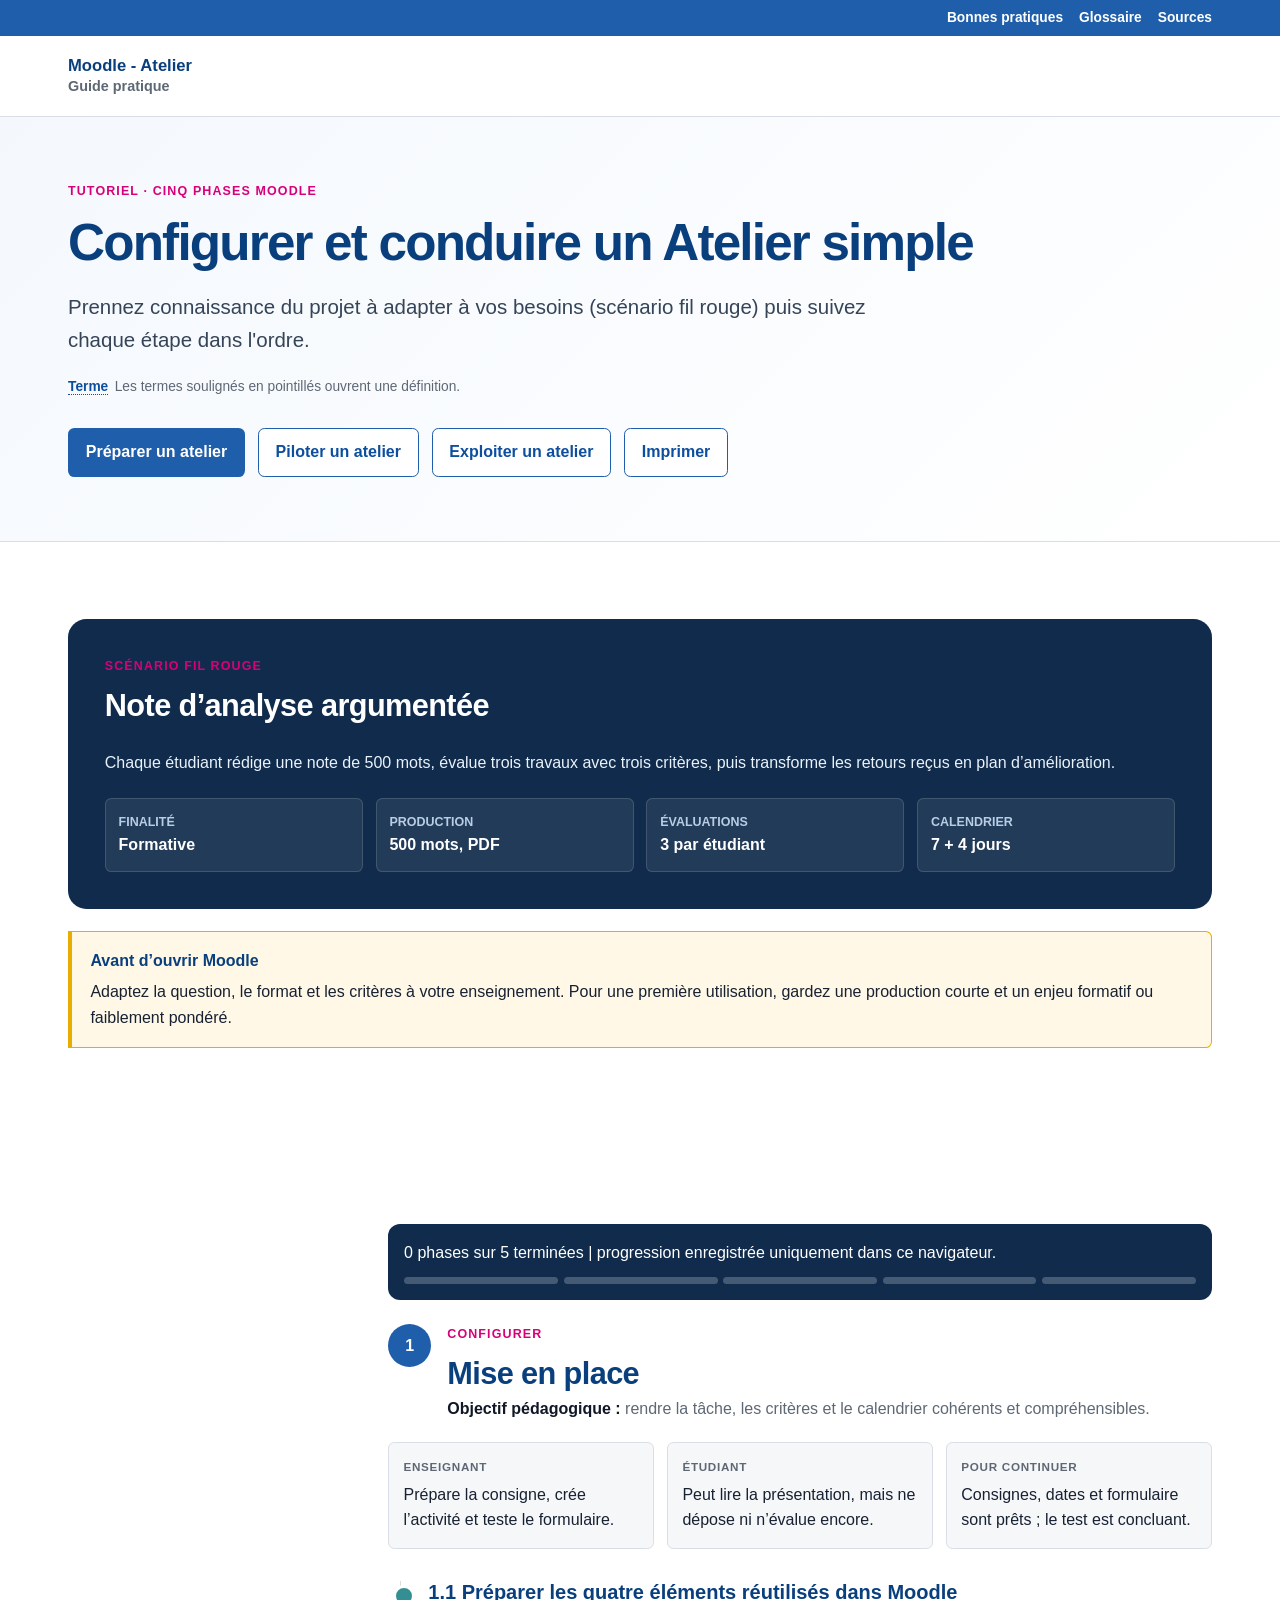
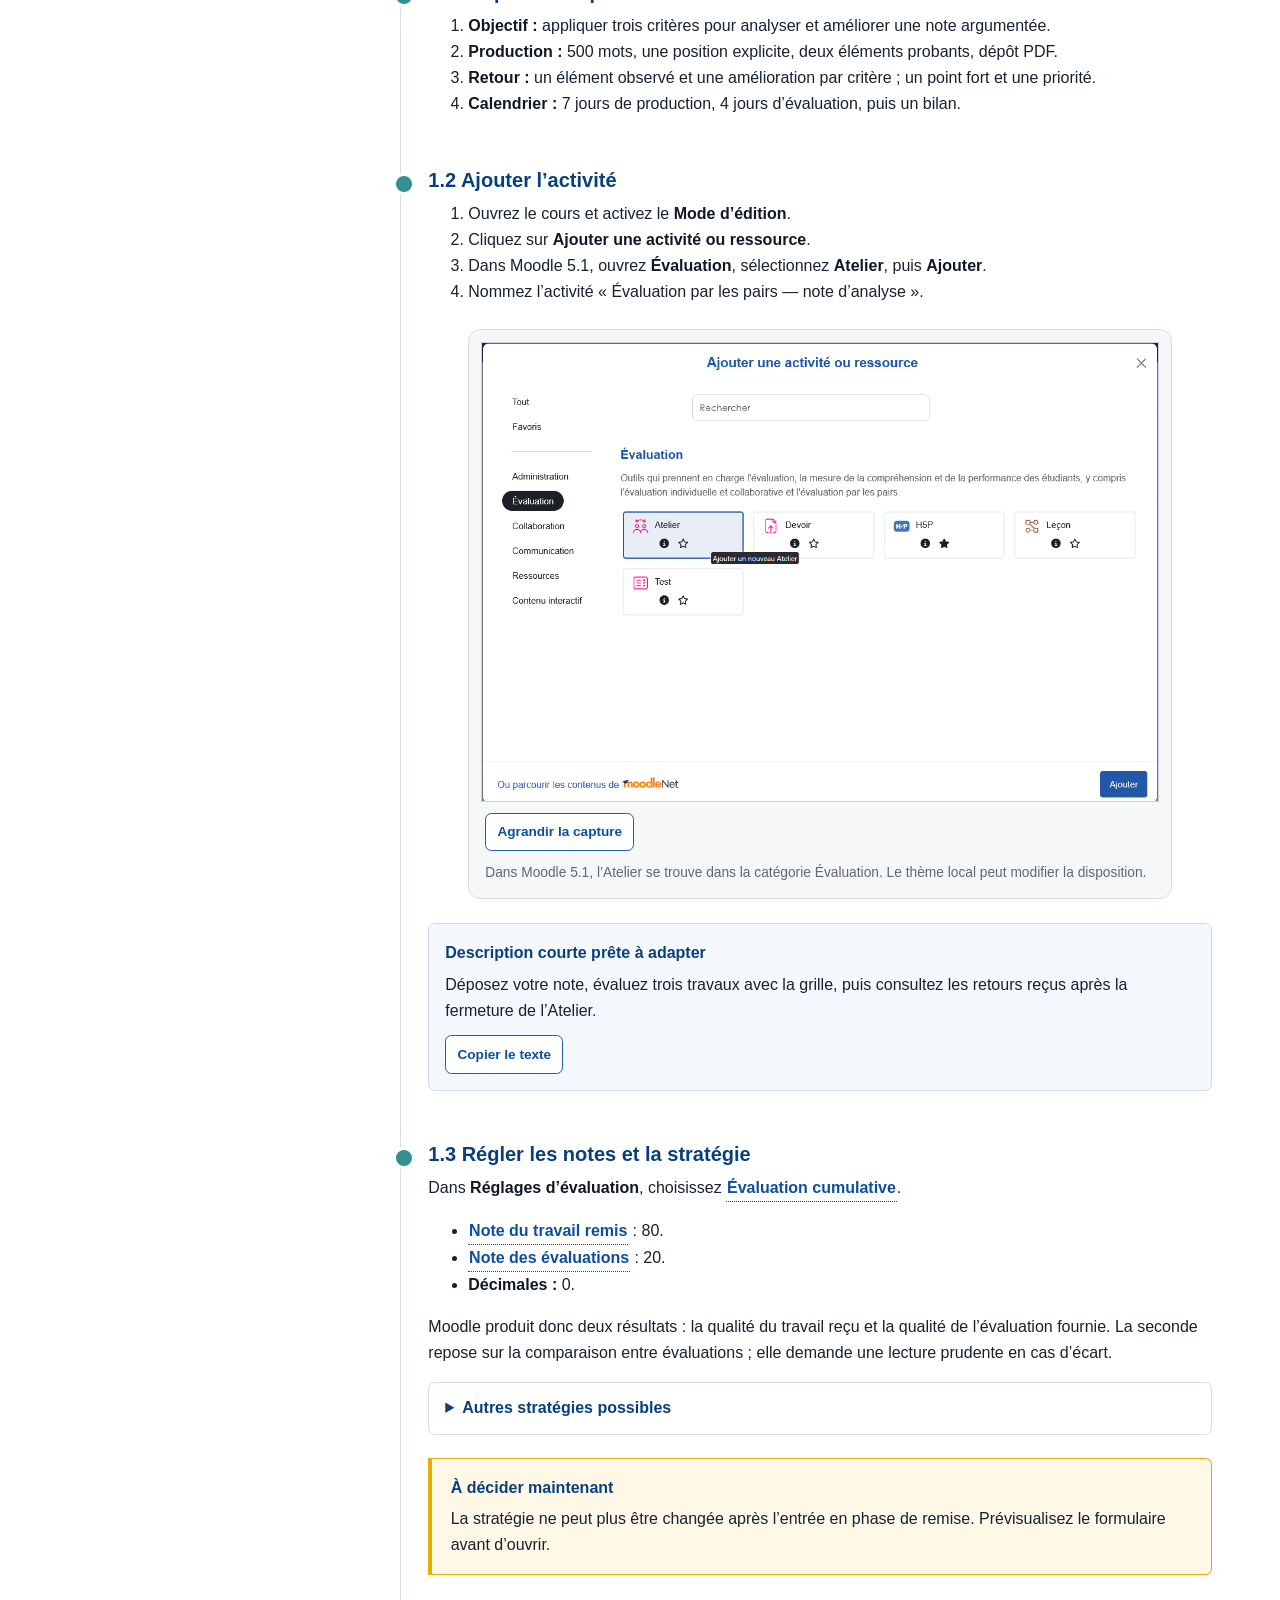
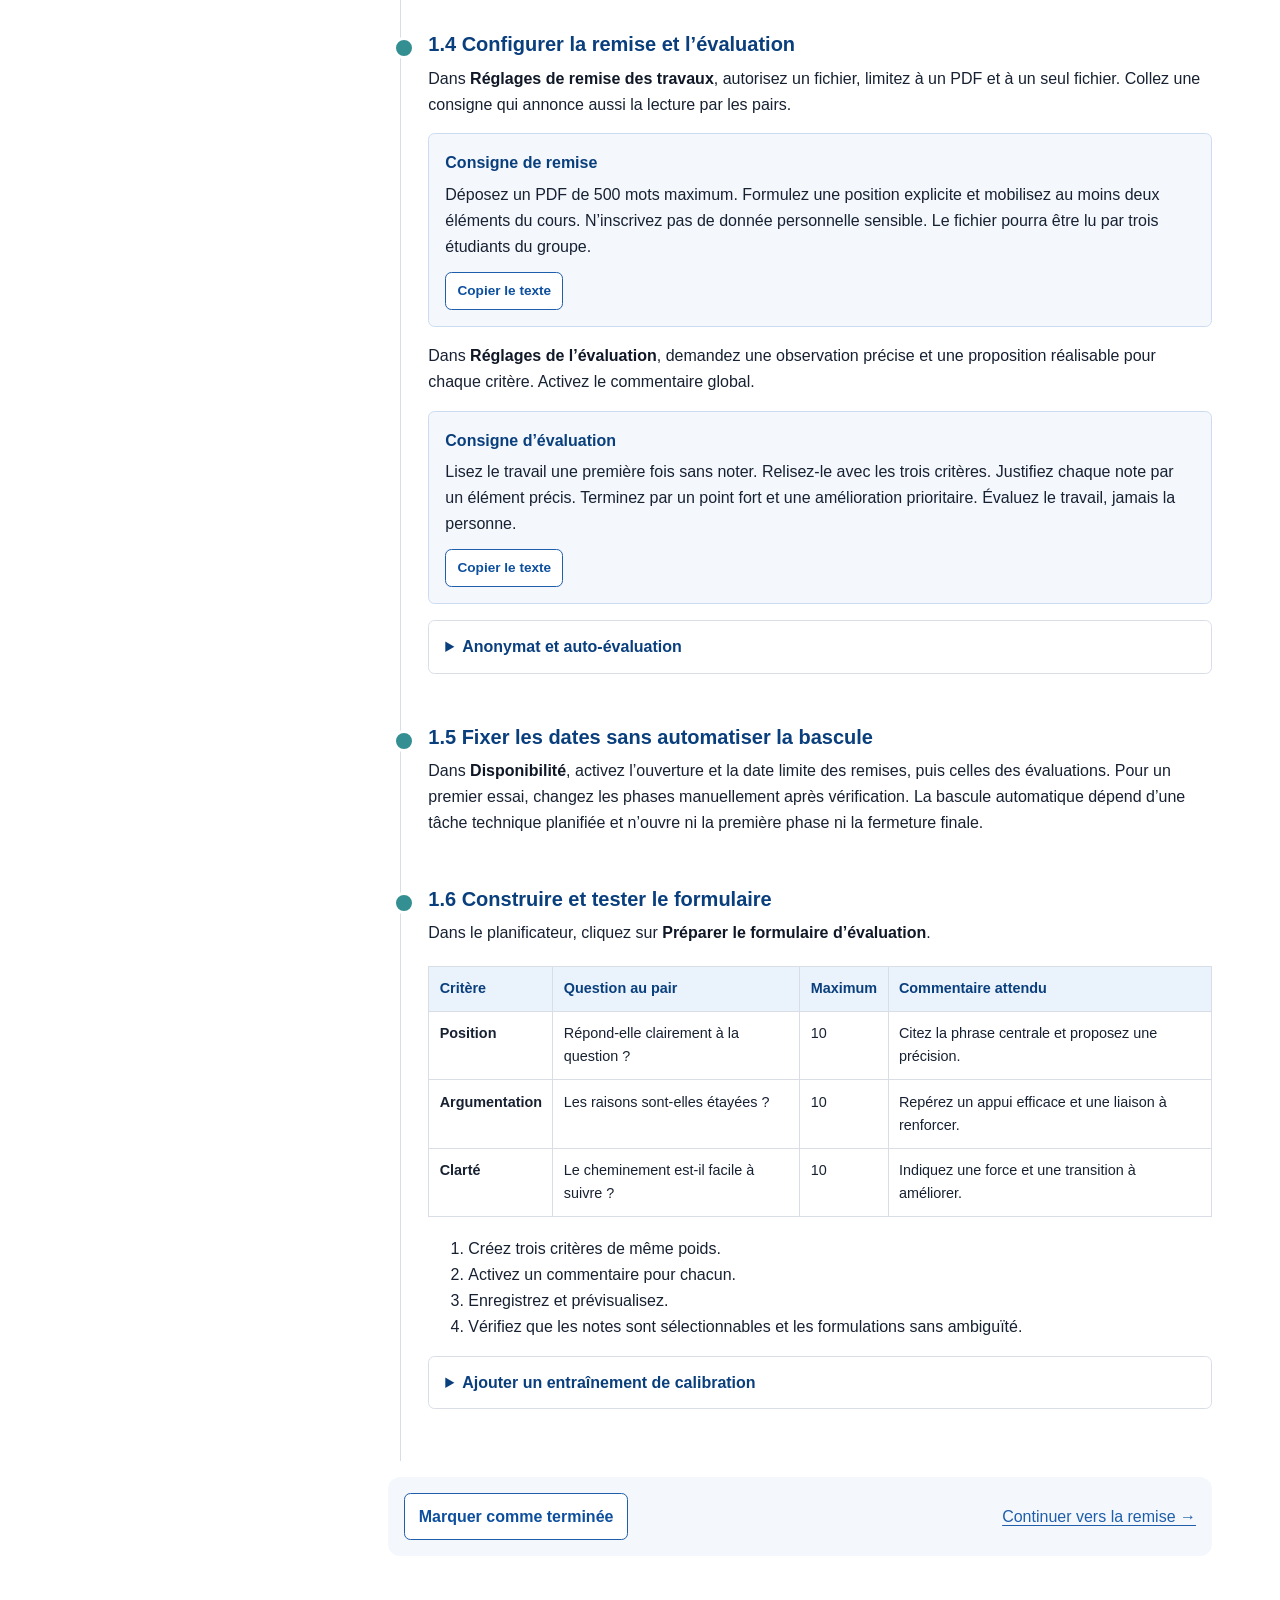
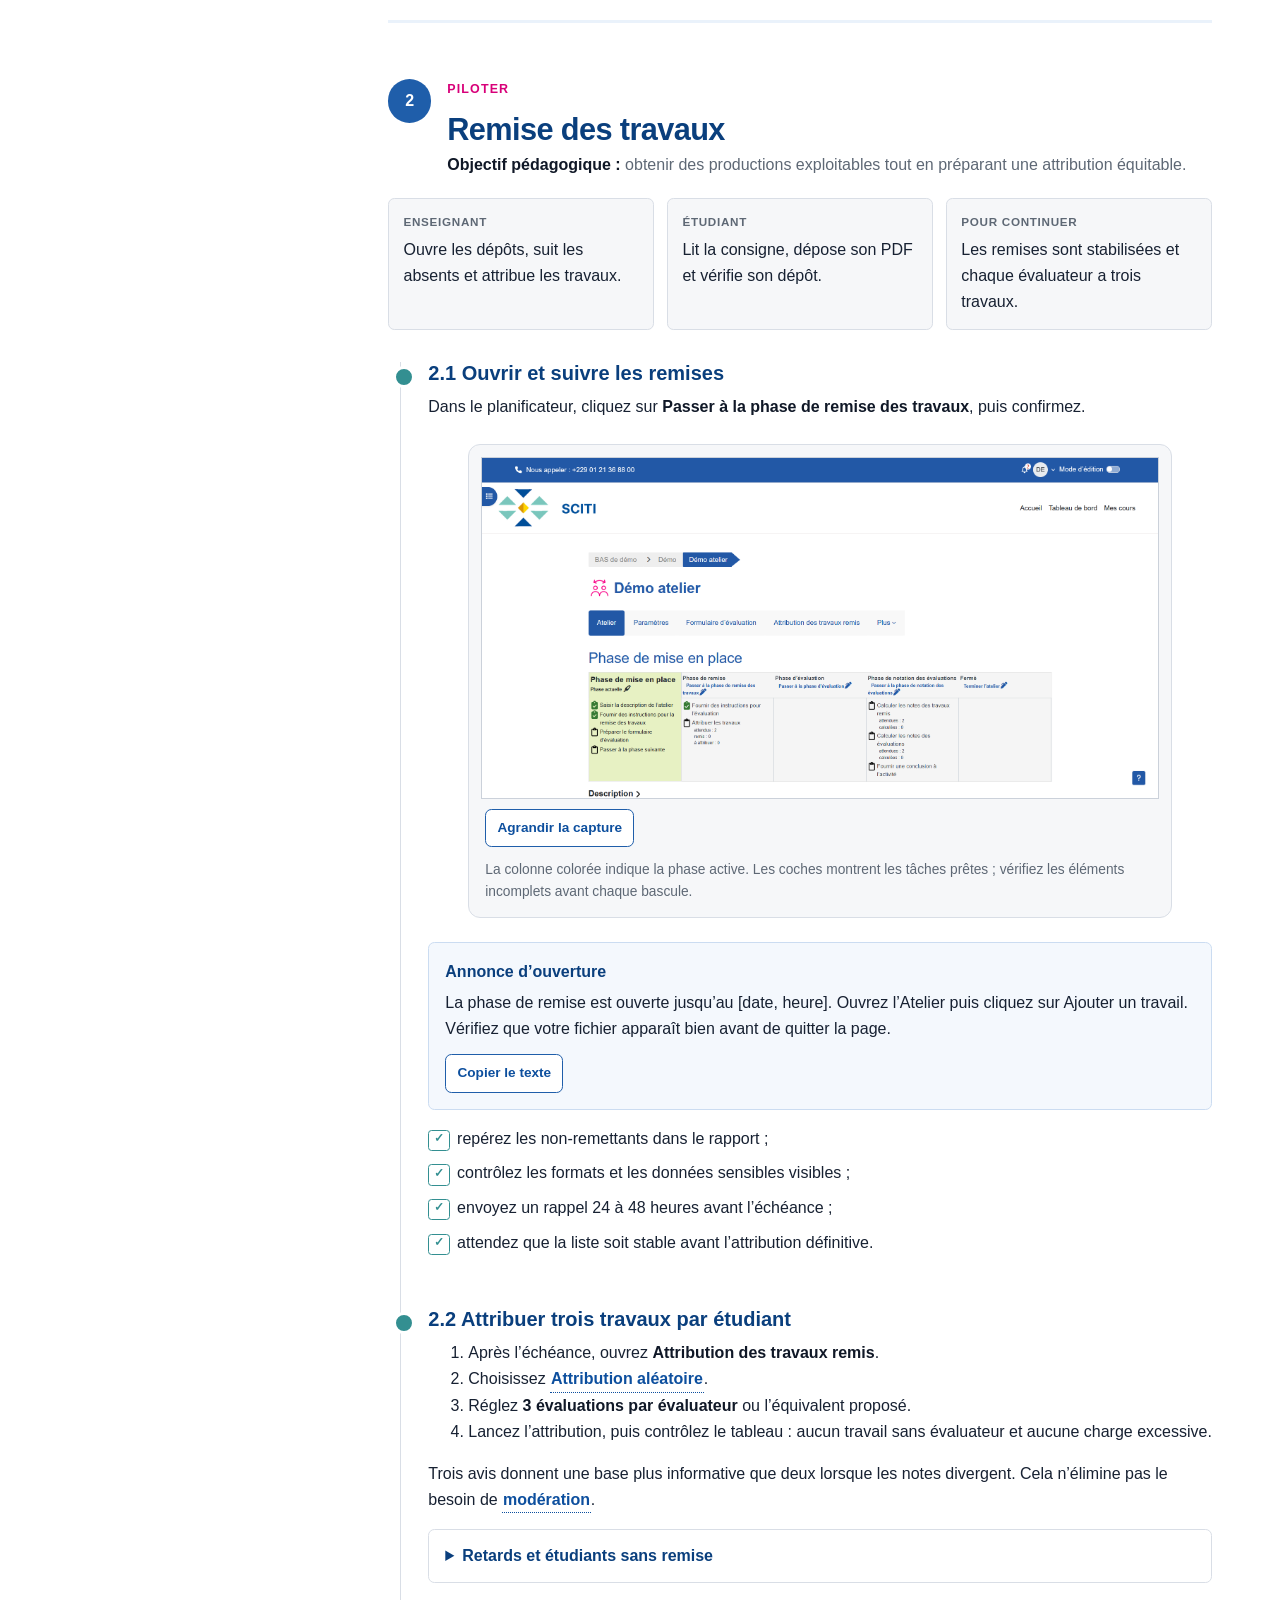
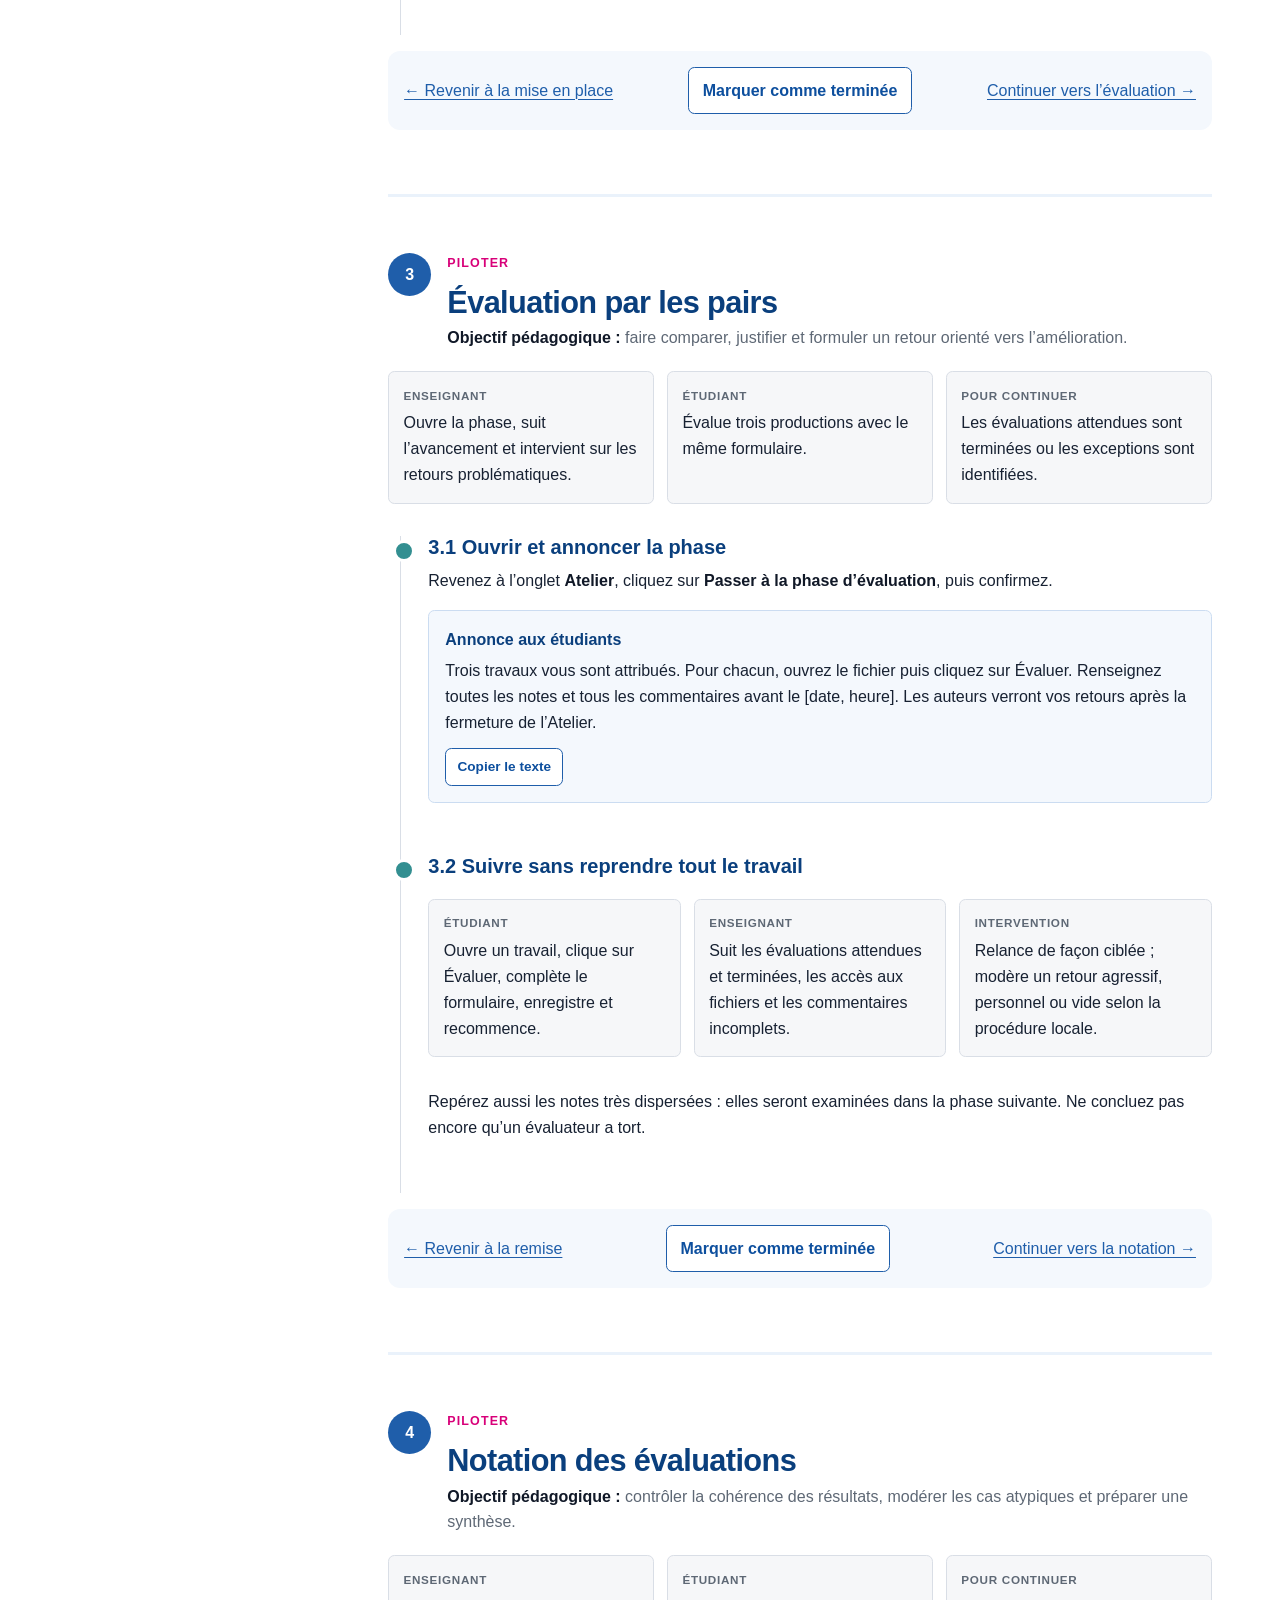
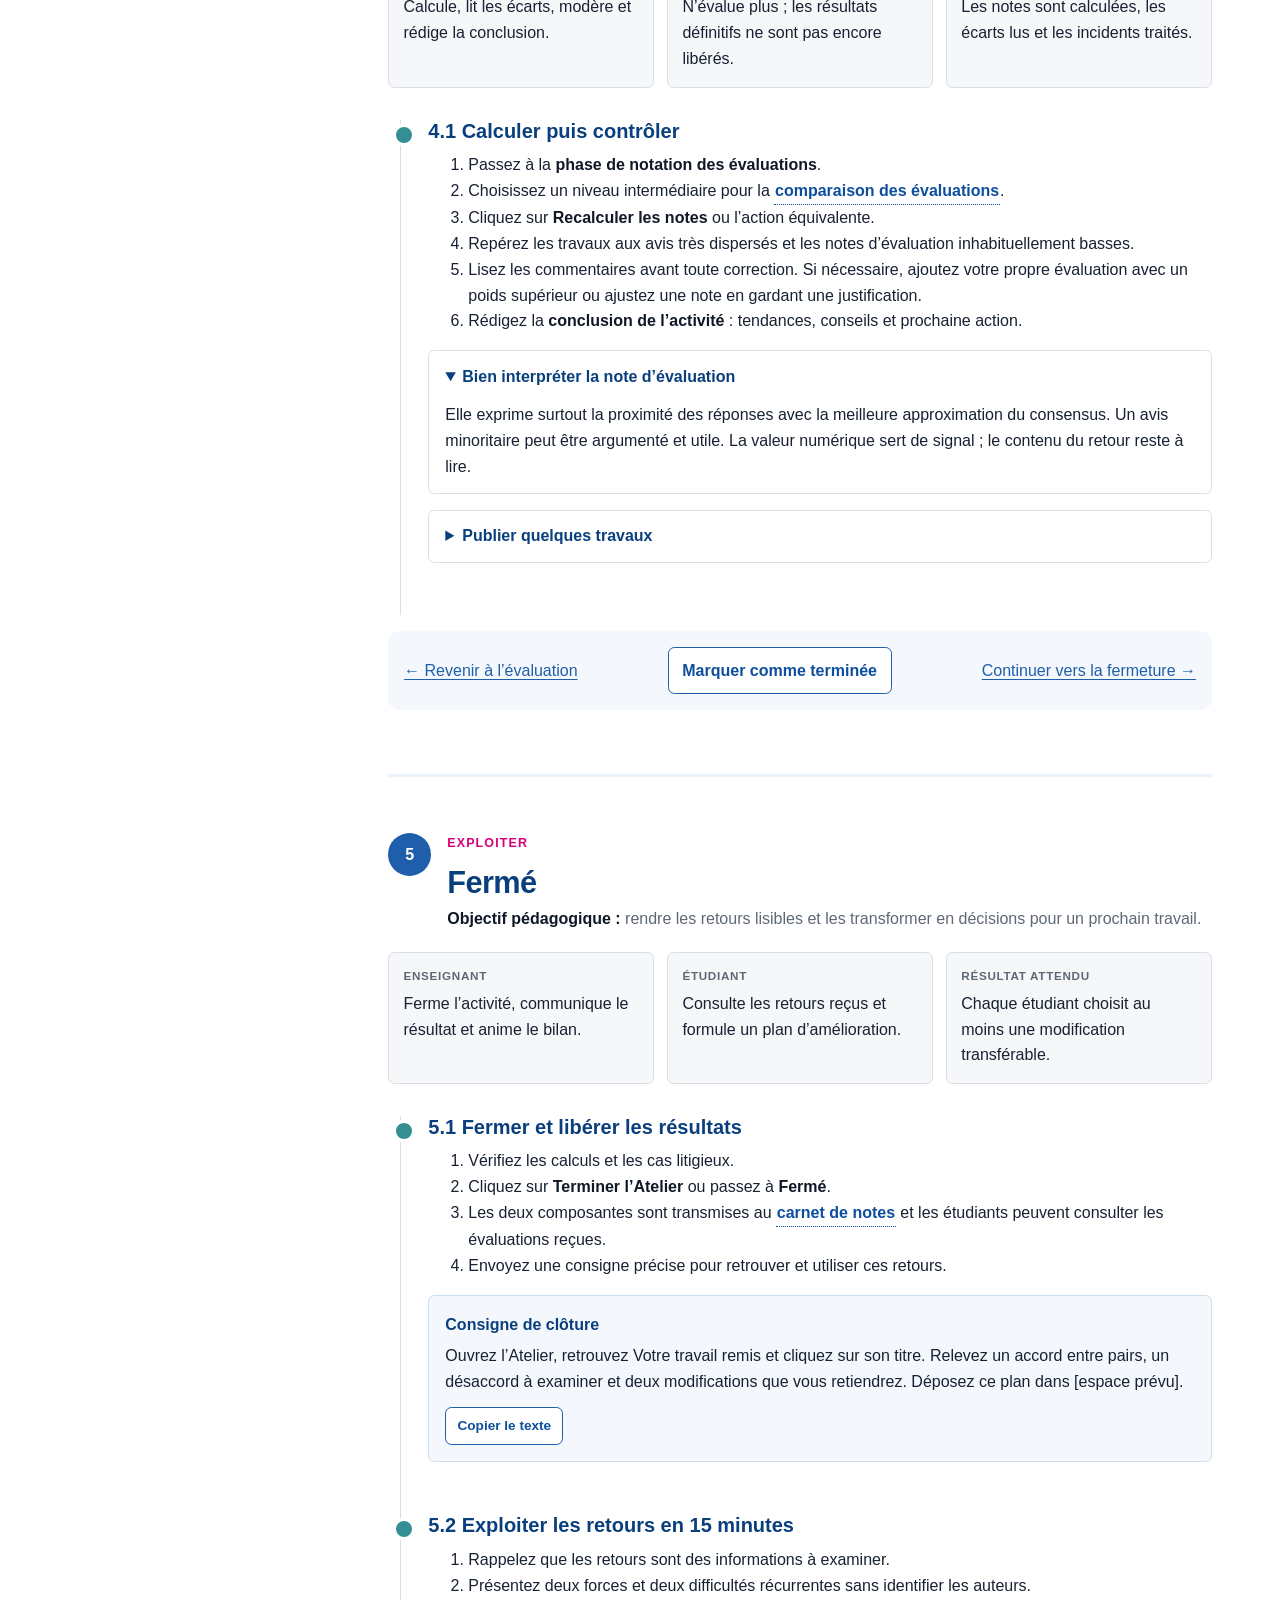
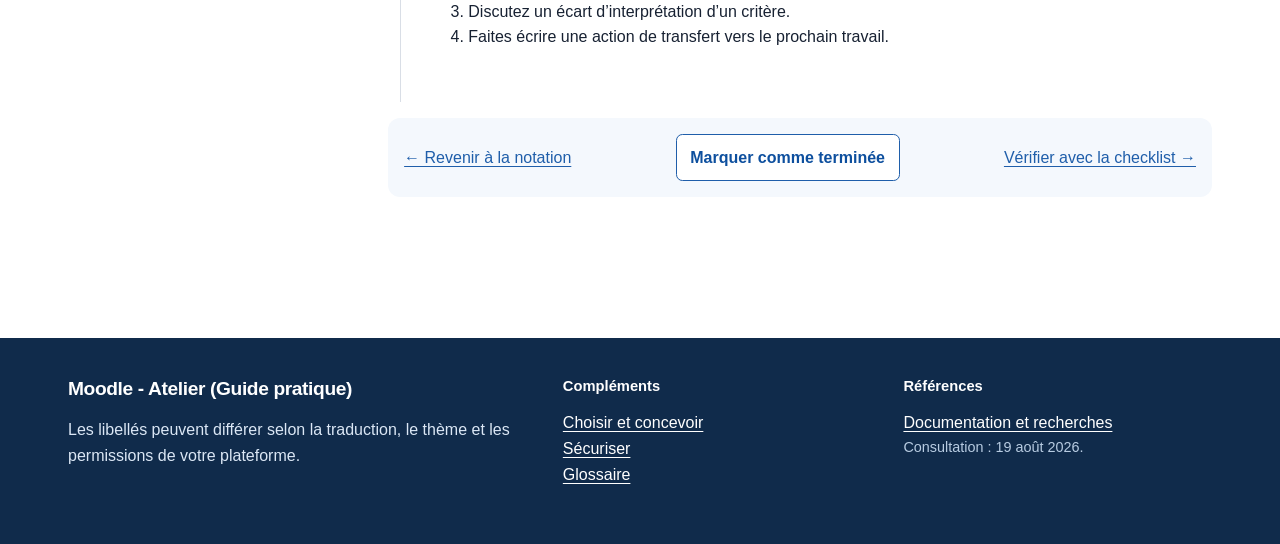
<file: tutoriel.html>
<!doctype html>
<html lang="fr">
<head>
  <meta charset="utf-8">
  <meta name="viewport" content="width=device-width, initial-scale=1">
  <meta name="description" content="Tutoriel par phases pour créer, animer et fermer une activité Atelier dans Moodle 5.">
  <title>Tutoriel (Moodle : Atelier)</title>
  <link rel="stylesheet" href="assets/css/styles.css">
  <script src="assets/js/main.js" defer></script>
</head>
<body>
  <a class="skip-link" href="#contenu">Aller au contenu</a>
  <header class="site-header">
    <div class="top-strip"><div class="container"><nav class="utility-links" aria-label="Liens utiles"><a href="bonnes-pratiques.html">Bonnes pratiques</a><a href="glossaire.html">Glossaire</a><a href="ressources.html">Sources</a></nav></div></div>
    <nav class="site-nav container" aria-label="Navigation principale">
      <a class="brand" href="index.html"><!--<span class="brand-mark" aria-hidden="true"><span></span><span></span><span></span><span></span></span>--><span>Moodle - Atelier<br><span class="brand-subtitle muted small">Guide pratique</span></span></a>
      <details class="nav-menu" data-nav-menu>
      <summary class="nav-toggle">Menu</summary>
      <ul class="nav-links" id="navigation" data-nav-links>
        <li><a href="index.html">Accueil</a></li>
        <li><a href="pedagogie.html">Choisir &amp; concevoir</a></li>
        <li><a href="#phase-1" aria-current="page">Configurer</a></li>
        <li><a href="#phase-2">Piloter</a></li>
        <li><a href="bonnes-pratiques.html">Sécuriser</a></li>
      </ul>
      </details>
    </nav>
  </header>

  <main id="contenu">
    <header class="page-hero">
      <div class="container">
        <p class="eyebrow">Tutoriel · cinq phases Moodle</p>
        <h1>Configurer et conduire un Atelier simple</h1>
        <p class="lead">Prennez connaissance du projet à adapter à vos besoins (scénario fil rouge) puis suivez chaque étape dans l'ordre.</p>
        <p class="definition-hint">Les termes soulignés en pointillés ouvrent une définition.</p>
        <div class="hero-actions"><a class="btn btn-primary" href="#phase-1">Préparer un atelier</a><a class="btn btn-secondary" href="#phase-2">Piloter un atelier</a><a class="btn btn-secondary" href="#phase-5">Exploiter un atelier</a><button class="btn btn-secondary" type="button" data-print>Imprimer</button></div>
      </div>
    </header>

    <section class="section" id="scenario">
      <div class="container">
        <div class="scenario-box">
          <p class="eyebrow">Scénario fil rouge</p>
          <h2>Note d’analyse argumentée</h2>
          <p>Chaque étudiant rédige une note de 500 mots, évalue trois travaux avec trois critères, puis transforme les retours reçus en plan d’amélioration.</p>
          <div class="scenario-facts">
            <div><span>Finalité</span><strong>Formative</strong></div>
            <div><span>Production</span><strong>500 mots, PDF</strong></div>
            <div><span>Évaluations</span><strong>3 par étudiant</strong></div>
            <div><span>Calendrier</span><strong>7 + 4 jours</strong></div>
          </div>
        </div>
        <div class="callout callout-warning"><p class="callout-title">Avant d’ouvrir Moodle</p><p>Adaptez la question, le format et les critères à votre enseignement. Pour une première utilisation, gardez une production courte et un enjeu formatif ou faiblement pondéré.</p></div>
      </div>
    </section>

    <div class="container section content-layout" id="parcours">
      <aside class="toc" aria-label="Phases du tutoriel">
        <details class="toc-details" data-toc>
        <summary>Sommaire des phases</summary>
        <div class="toc-panel">
        <h2>Phases Moodle</h2>
        <ul>
          <li><a href="#phase-1">1. Mise en place</a></li>
          <li><a href="#phase-2">2. Remise</a></li>
          <li><a href="#phase-3">3. Évaluation</a></li>
          <li><a href="#phase-4">4. Notation</a></li>
          <li><a href="#phase-5">5. Fermé</a></li>
        </ul>
        </div>
        </details>
      </aside>

      <article class="article">
        <div class="phase-progress" aria-live="polite">
          <p><span data-progress-label>0 phase sur 5 terminée</span> | progression enregistrée uniquement dans ce navigateur.</p>
          <div class="progress-track" aria-hidden="true"><span data-progress-phase="1"></span><span data-progress-phase="2"></span><span data-progress-phase="3"></span><span data-progress-phase="4"></span><span data-progress-phase="5"></span></div>
        </div>

        <section class="phase-section" id="phase-1">
          <div class="phase-heading"><span class="phase-index" aria-hidden="true">1</span><div><p class="eyebrow">Configurer</p><h2>Mise en place</h2><p class="phase-purpose"><strong>Objectif pédagogique :</strong> rendre la tâche, les critères et le calendrier cohérents et compréhensibles.</p></div></div>
          <div class="phase-role-grid">
            <div class="phase-role"><span>Enseignant</span><p>Prépare la consigne, crée l’activité et teste le formulaire.</p></div>
            <div class="phase-role"><span>Étudiant</span><p>Peut lire la présentation, mais ne dépose ni n’évalue encore.</p></div>
            <div class="phase-role"><span>Pour continuer</span><p>Consignes, dates et formulaire sont prêts ; le test est concluant.</p></div>
          </div>

          <div class="substep"><h3>1.1 Préparer les quatre éléments réutilisés dans Moodle</h3><ol><li><strong>Objectif :</strong> appliquer trois critères pour analyser et améliorer une note argumentée.</li><li><strong>Production :</strong> 500 mots, une position explicite, deux éléments probants, dépôt PDF.</li><li><strong>Retour :</strong> un élément observé et une amélioration par critère ; un point fort et une priorité.</li><li><strong>Calendrier :</strong> 7 jours de production, 4 jours d’évaluation, puis un bilan.</li></ol></div>

          <div class="substep"><h3>1.2 Ajouter l’activité</h3><ol><li>Ouvrez le cours et activez le <strong>Mode d’édition</strong>.</li><li>Cliquez sur <strong>Ajouter une activité ou ressource</strong>.</li><li>Dans Moodle 5.1, ouvrez <strong>Évaluation</strong>, sélectionnez <strong>Atelier</strong>, puis <strong>Ajouter</strong>.</li><li>Nommez l’activité « Évaluation par les pairs — note d’analyse ».</li></ol>
            <figure class="figure"><img src="assets/images/ajouter-atelier-moodle-5.png" alt="Fenêtre Moodle Ajouter une activité ou ressource, catégorie Évaluation, carte Atelier sélectionnée et bouton Ajouter en bas à droite." width="1142" height="775"><figcaption>Dans Moodle 5.1, l’Atelier se trouve dans la catégorie Évaluation. Le thème local peut modifier la disposition.</figcaption></figure>
            <div class="template-box"><p class="callout-title">Description courte prête à adapter</p><p id="modele-description">Déposez votre note, évaluez trois travaux avec la grille, puis consultez les retours reçus après la fermeture de l’Atelier.</p><button class="copy-button" type="button" data-copy-target="#modele-description">Copier le texte</button></div>
          </div>

          <div class="substep"><h3>1.3 Régler les notes et la stratégie</h3><p>Dans <strong>Réglages d’évaluation</strong>, choisissez <button class="definition-term" type="button" data-definition="Stratégie Moodle où chaque critère reçoit une note, un poids éventuel et un commentaire. Les résultats sont agrégés.">Évaluation cumulative</button>.</p><ul><li><button class="definition-term" type="button" data-definition="Résultat agrégé des évaluations reçues par la production, ajustable par l’enseignant.">Note du travail remis</button> : 80.</li><li><button class="definition-term" type="button" data-definition="Note attribuée à la qualité de l’activité d’évaluation. Dans Moodle, elle repose surtout sur la proximité avec une évaluation de référence estimée.">Note des évaluations</button> : 20.</li><li><strong>Décimales :</strong> 0.</li></ul><p>Moodle produit donc deux résultats : la qualité du travail reçu et la qualité de l’évaluation fournie. La seconde repose sur la comparaison entre évaluations ; elle demande une lecture prudente en cas d’écart.</p>
            <details class="context-details"><summary>Autres stratégies possibles</summary><p><strong>Commentaires</strong> convient à un exercice sans note numérique. <strong>Grille d’évaluation</strong> propose des niveaux descriptifs par critère, mais demande plus de préparation. <strong>Nombre d’erreurs</strong> vérifie une série d’affirmations.</p></details>
            <div class="callout callout-warning"><p class="callout-title">À décider maintenant</p><p>La stratégie ne peut plus être changée après l’entrée en phase de remise. Prévisualisez le formulaire avant d’ouvrir.</p></div>
          </div>

          <div class="substep"><h3>1.4 Configurer la remise et l’évaluation</h3><p>Dans <strong>Réglages de remise des travaux</strong>, autorisez un fichier, limitez à un PDF et à un seul fichier. Collez une consigne qui annonce aussi la lecture par les pairs.</p>
            <div class="template-box"><p class="callout-title">Consigne de remise</p><p id="modele-remise">Déposez un PDF de 500 mots maximum. Formulez une position explicite et mobilisez au moins deux éléments du cours. N’inscrivez pas de donnée personnelle sensible. Le fichier pourra être lu par trois étudiants du groupe.</p><button class="copy-button" type="button" data-copy-target="#modele-remise">Copier le texte</button></div>
            <p>Dans <strong>Réglages de l’évaluation</strong>, demandez une observation précise et une proposition réalisable pour chaque critère. Activez le commentaire global.</p>
            <div class="template-box"><p class="callout-title">Consigne d’évaluation</p><p id="modele-evaluation">Lisez le travail une première fois sans noter. Relisez-le avec les trois critères. Justifiez chaque note par un élément précis. Terminez par un point fort et une amélioration prioritaire. Évaluez le travail, jamais la personne.</p><button class="copy-button" type="button" data-copy-target="#modele-evaluation">Copier le texte</button></div>
            <details class="context-details"><summary>Anonymat et auto-évaluation</summary><p>L’<button class="definition-term" type="button" data-definition="Masquage du nom de l’auteur, de l’évaluateur, ou des deux. Dans l’Atelier, il dépend de permissions spécifiques et peut être compromis par le contenu du fichier.">anonymat</button> dépend des permissions « voir le nom de l’auteur » et « voir le nom de l’évaluateur ». Demandez au support local de les vérifier ; un nom écrit dans le fichier reste visible. Pour ce premier scénario, laissez l’<button class="definition-term" type="button" data-definition="Évaluation de son propre travail avec les mêmes critères. Moodle peut l’ajouter aux allocations si l’option est activée.">auto-évaluation</button> désactivée.</p></details>
          </div>

          <div class="substep"><h3>1.5 Fixer les dates sans automatiser la bascule</h3><p>Dans <strong>Disponibilité</strong>, activez l’ouverture et la date limite des remises, puis celles des évaluations. Pour un premier essai, changez les phases manuellement après vérification. La bascule automatique dépend d’une tâche technique planifiée et n’ouvre ni la première phase ni la fermeture finale.</p></div>

          <div class="substep"><h3>1.6 Construire et tester le formulaire</h3><p>Dans le planificateur, cliquez sur <strong>Préparer le formulaire d’évaluation</strong>.</p><div class="rubric-scroll" tabindex="0" aria-label="Exemple de grille, défilement horizontal possible"><table class="rubric-demo"><thead><tr><th>Critère</th><th>Question au pair</th><th>Maximum</th><th>Commentaire attendu</th></tr></thead><tbody><tr><td>Position</td><td>Répond-elle clairement à la question ?</td><td>10</td><td>Citez la phrase centrale et proposez une précision.</td></tr><tr><td>Argumentation</td><td>Les raisons sont-elles étayées ?</td><td>10</td><td>Repérez un appui efficace et une liaison à renforcer.</td></tr><tr><td>Clarté</td><td>Le cheminement est-il facile à suivre ?</td><td>10</td><td>Indiquez une force et une transition à améliorer.</td></tr></tbody></table></div><ol><li>Créez trois critères de même poids.</li><li>Activez un commentaire pour chacun.</li><li>Enregistrez et prévisualisez.</li><li>Vérifiez que les notes sont sélectionnables et les formulations sans ambiguïté.</li></ol>
            <details class="context-details"><summary>Ajouter un entraînement de calibration</summary><p>La <button class="definition-term" type="button" data-definition="Entraînement où les étudiants évaluent un même exemple et comparent leur jugement à une référence ou à une discussion collective.">calibration</button> consiste à fournir un travail exemple et votre évaluation de référence. Les étudiants l’évaluent avant les travaux réels. Cet entraînement aide à discuter les critères et n’entre pas dans la note d’évaluation.</p></details>
          </div>
          <div class="phase-footer"><button class="phase-complete" type="button" data-phase-complete="1" aria-pressed="false">Marquer comme terminée</button><a href="#phase-2">Continuer vers la remise →</a></div>
        </section>

        <section class="phase-section" id="phase-2">
          <div class="phase-heading"><span class="phase-index" aria-hidden="true">2</span><div><p class="eyebrow">Piloter</p><h2>Remise des travaux</h2><p class="phase-purpose"><strong>Objectif pédagogique :</strong> obtenir des productions exploitables tout en préparant une attribution équitable.</p></div></div>
          <div class="phase-role-grid"><div class="phase-role"><span>Enseignant</span><p>Ouvre les dépôts, suit les absents et attribue les travaux.</p></div><div class="phase-role"><span>Étudiant</span><p>Lit la consigne, dépose son PDF et vérifie son dépôt.</p></div><div class="phase-role"><span>Pour continuer</span><p>Les remises sont stabilisées et chaque évaluateur a trois travaux.</p></div></div>
          <div class="substep"><h3>2.1 Ouvrir et suivre les remises</h3><p>Dans le planificateur, cliquez sur <strong>Passer à la phase de remise des travaux</strong>, puis confirmez.</p><figure class="figure"><img src="assets/images/planificateur-atelier-moodle-5.png" alt="Planificateur d’un Atelier Moodle avec ses cinq phases et la phase de mise en place surlignée." width="1915" height="962"><figcaption>La colonne colorée indique la phase active. Les coches montrent les tâches prêtes ; vérifiez les éléments incomplets avant chaque bascule.</figcaption></figure>
            <div class="template-box"><p class="callout-title">Annonce d’ouverture</p><p id="modele-ouverture">La phase de remise est ouverte jusqu’au [date, heure]. Ouvrez l’Atelier puis cliquez sur Ajouter un travail. Vérifiez que votre fichier apparaît bien avant de quitter la page.</p><button class="copy-button" type="button" data-copy-target="#modele-ouverture">Copier le texte</button></div>
            <ul class="checklist"><li>repérez les non-remettants dans le rapport ;</li><li>contrôlez les formats et les données sensibles visibles ;</li><li>envoyez un rappel 24 à 48 heures avant l’échéance ;</li><li>attendez que la liste soit stable avant l’attribution définitive.</li></ul>
          </div>
          <div class="substep"><h3>2.2 Attribuer trois travaux par étudiant</h3><ol><li>Après l’échéance, ouvrez <strong>Attribution des travaux remis</strong>.</li><li>Choisissez <button class="definition-term" type="button" data-definition="Association automatique, au hasard, entre les travaux remis et les évaluateurs selon le nombre demandé.">Attribution aléatoire</button>.</li><li>Réglez <strong>3 évaluations par évaluateur</strong> ou l’équivalent proposé.</li><li>Lancez l’attribution, puis contrôlez le tableau : aucun travail sans évaluateur et aucune charge excessive.</li></ol><p>Trois avis donnent une base plus informative que deux lorsque les notes divergent. Cela n’élimine pas le besoin de <button class="definition-term" type="button" data-definition="Contrôle humain des notes et commentaires, notamment lorsque les évaluations divergent ou qu’une décision est à fort enjeu.">modération</button>.</p>
            <details class="context-details"><summary>Retards et étudiants sans remise</summary><p>Une remise ajoutée après l’attribution n’est pas forcément allouée. Attribuez-la manuellement ou relancez avec prudence. Pour ce scénario, un étudiant sans remise peut encore évaluer afin de préserver l’apprentissage du feedback.</p></details>
          </div>
          <div class="phase-footer"><a href="#phase-1">← Revenir à la mise en place</a><button class="phase-complete" type="button" data-phase-complete="2" aria-pressed="false">Marquer comme terminée</button><a href="#phase-3">Continuer vers l’évaluation →</a></div>
        </section>

        <section class="phase-section" id="phase-3">
          <div class="phase-heading"><span class="phase-index" aria-hidden="true">3</span><div><p class="eyebrow">Piloter</p><h2>Évaluation par les pairs</h2><p class="phase-purpose"><strong>Objectif pédagogique :</strong> faire comparer, justifier et formuler un retour orienté vers l’amélioration.</p></div></div>
          <div class="phase-role-grid"><div class="phase-role"><span>Enseignant</span><p>Ouvre la phase, suit l’avancement et intervient sur les retours problématiques.</p></div><div class="phase-role"><span>Étudiant</span><p>Évalue trois productions avec le même formulaire.</p></div><div class="phase-role"><span>Pour continuer</span><p>Les évaluations attendues sont terminées ou les exceptions sont identifiées.</p></div></div>
          <div class="substep"><h3>3.1 Ouvrir et annoncer la phase</h3><p>Revenez à l’onglet <strong>Atelier</strong>, cliquez sur <strong>Passer à la phase d’évaluation</strong>, puis confirmez.</p><div class="template-box"><p class="callout-title">Annonce aux étudiants</p><p id="modele-pairs">Trois travaux vous sont attribués. Pour chacun, ouvrez le fichier puis cliquez sur Évaluer. Renseignez toutes les notes et tous les commentaires avant le [date, heure]. Les auteurs verront vos retours après la fermeture de l’Atelier.</p><button class="copy-button" type="button" data-copy-target="#modele-pairs">Copier le texte</button></div></div>
          <div class="substep"><h3>3.2 Suivre sans reprendre tout le travail</h3><div class="phase-role-grid"><div class="phase-role"><span>Étudiant</span><p>Ouvre un travail, clique sur Évaluer, complète le formulaire, enregistre et recommence.</p></div><div class="phase-role"><span>Enseignant</span><p>Suit les évaluations attendues et terminées, les accès aux fichiers et les commentaires incomplets.</p></div><div class="phase-role"><span>Intervention</span><p>Relance de façon ciblée ; modère un retour agressif, personnel ou vide selon la procédure locale.</p></div></div><p>Repérez aussi les notes très dispersées : elles seront examinées dans la phase suivante. Ne concluez pas encore qu’un évaluateur a tort.</p></div>
          <div class="phase-footer"><a href="#phase-2">← Revenir à la remise</a><button class="phase-complete" type="button" data-phase-complete="3" aria-pressed="false">Marquer comme terminée</button><a href="#phase-4">Continuer vers la notation →</a></div>
        </section>

        <section class="phase-section" id="phase-4">
          <div class="phase-heading"><span class="phase-index" aria-hidden="true">4</span><div><p class="eyebrow">Piloter</p><h2>Notation des évaluations</h2><p class="phase-purpose"><strong>Objectif pédagogique :</strong> contrôler la cohérence des résultats, modérer les cas atypiques et préparer une synthèse.</p></div></div>
          <div class="phase-role-grid"><div class="phase-role"><span>Enseignant</span><p>Calcule, lit les écarts, modère et rédige la conclusion.</p></div><div class="phase-role"><span>Étudiant</span><p>N’évalue plus ; les résultats définitifs ne sont pas encore libérés.</p></div><div class="phase-role"><span>Pour continuer</span><p>Les notes sont calculées, les écarts lus et les incidents traités.</p></div></div>
          <div class="substep"><h3>4.1 Calculer puis contrôler</h3><ol><li>Passez à la <strong>phase de notation des évaluations</strong>.</li><li>Choisissez un niveau intermédiaire pour la <button class="definition-term" type="button" data-definition="Réglage qui détermine la sévérité avec laquelle Moodle compare les réponses des évaluateurs, critère par critère, pour calculer leur note d’évaluation.">comparaison des évaluations</button>.</li><li>Cliquez sur <strong>Recalculer les notes</strong> ou l’action équivalente.</li><li>Repérez les travaux aux avis très dispersés et les notes d’évaluation inhabituellement basses.</li><li>Lisez les commentaires avant toute correction. Si nécessaire, ajoutez votre propre évaluation avec un poids supérieur ou ajustez une note en gardant une justification.</li><li>Rédigez la <strong>conclusion de l’activité</strong> : tendances, conseils et prochaine action.</li></ol>
            <details class="context-details" open><summary>Bien interpréter la note d’évaluation</summary><p>Elle exprime surtout la proximité des réponses avec la meilleure approximation du consensus. Un avis minoritaire peut être argumenté et utile. La valeur numérique sert de signal ; le contenu du retour reste à lire.</p></details>
            <details class="context-details"><summary>Publier quelques travaux</summary><p>Vous pouvez marquer des travaux comme publiés pour les montrer après fermeture. Annoncez cet usage en amont et demandez l’accord de l’auteur si la diffusion dépasse le cadre prévu.</p></details>
          </div>
          <div class="phase-footer"><a href="#phase-3">← Revenir à l’évaluation</a><button class="phase-complete" type="button" data-phase-complete="4" aria-pressed="false">Marquer comme terminée</button><a href="#phase-5">Continuer vers la fermeture →</a></div>
        </section>

        <section class="phase-section" id="phase-5">
          <div class="phase-heading"><span class="phase-index" aria-hidden="true">5</span><div><p class="eyebrow">Exploiter</p><h2>Fermé</h2><p class="phase-purpose"><strong>Objectif pédagogique :</strong> rendre les retours lisibles et les transformer en décisions pour un prochain travail.</p></div></div>
          <div class="phase-role-grid"><div class="phase-role"><span>Enseignant</span><p>Ferme l’activité, communique le résultat et anime le bilan.</p></div><div class="phase-role"><span>Étudiant</span><p>Consulte les retours reçus et formule un plan d’amélioration.</p></div><div class="phase-role"><span>Résultat attendu</span><p>Chaque étudiant choisit au moins une modification transférable.</p></div></div>
          <div class="substep"><h3>5.1 Fermer et libérer les résultats</h3><ol><li>Vérifiez les calculs et les cas litigieux.</li><li>Cliquez sur <strong>Terminer l’Atelier</strong> ou passez à <strong>Fermé</strong>.</li><li>Les deux composantes sont transmises au <button class="definition-term" type="button" data-definition="Espace Moodle qui rassemble les résultats des activités. Les notes de l’Atelier y sont envoyées lorsque l’activité est fermée.">carnet de notes</button> et les étudiants peuvent consulter les évaluations reçues.</li><li>Envoyez une consigne précise pour retrouver et utiliser ces retours.</li></ol>
            <div class="template-box"><p class="callout-title">Consigne de clôture</p><p id="modele-cloture">Ouvrez l’Atelier, retrouvez Votre travail remis et cliquez sur son titre. Relevez un accord entre pairs, un désaccord à examiner et deux modifications que vous retiendrez. Déposez ce plan dans [espace prévu].</p><button class="copy-button" type="button" data-copy-target="#modele-cloture">Copier le texte</button></div>
          </div>
          <div class="substep"><h3>5.2 Exploiter les retours en 15 minutes</h3><ol><li>Rappelez que les retours sont des informations à examiner.</li><li>Présentez deux forces et deux difficultés récurrentes sans identifier les auteurs.</li><li>Discutez un écart d’interprétation d’un critère.</li><li>Faites écrire une action de transfert vers le prochain travail.</li></ol></div>
          <div class="phase-footer"><a href="#phase-4">← Revenir à la notation</a><button class="phase-complete" type="button" data-phase-complete="5" aria-pressed="false">Marquer comme terminée</button><a href="bonnes-pratiques.html#checklist">Vérifier avec la checklist →</a></div>
        </section>
      </article>
    </div>
  </main>

  <footer class="site-footer"><div class="container footer-grid"><div><h2>Moodle - Atelier (Guide pratique)</h2><p>Les libellés peuvent différer selon la traduction, le thème et les permissions de votre plateforme.</p></div><div><h3>Compléments</h3><ul><li><a href="pedagogie.html">Choisir et concevoir</a></li><li><a href="bonnes-pratiques.html">Sécuriser</a></li><li><a href="glossaire.html">Glossaire</a></li></ul></div><div><h3>Références</h3><a href="ressources.html">Documentation et recherches</a><p class="small">Consultation : 19 août 2026.</p></div></div></footer>
</body>
</html>
</file>
<file: assets/css/styles.css>
@import url("base.css");
@import url("layout.css");
@import url("components.css");
@import url("pages.css");
@import url("print.css");
</file>
